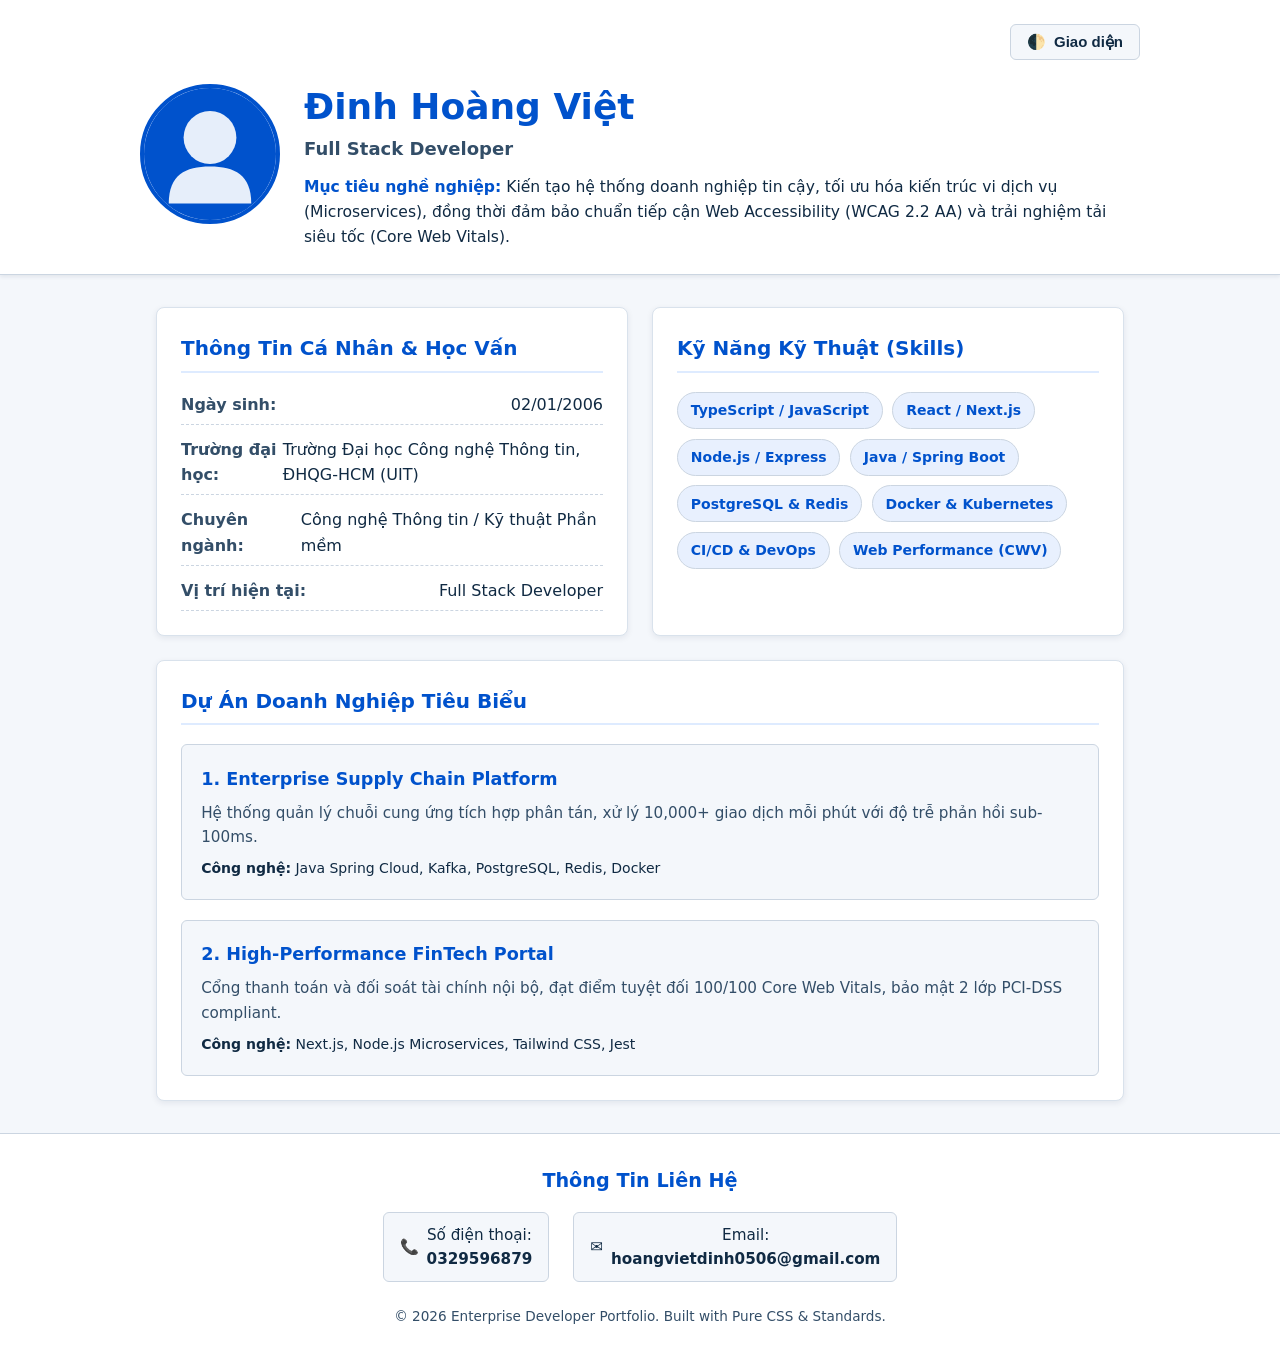
<file: exercise_2/index.html>
<!DOCTYPE html>
<html lang="vi" data-theme="light">
<head>
  <meta charset="UTF-8">
  <meta name="viewport" content="width=device-width, initial-scale=1.0">
  <meta name="description" content="Enterprise Developer Portfolio - Hiệu năng cao, chuẩn WCAG, Zero CLS">
  <title>Enterprise Developer Portfolio</title>
  
  <!-- CSS Stylesheet -->
  <link rel="stylesheet" href="CSS/style.css">
  
  <!-- Chống FOUC / CLS Theme Flash: inline script nhỏ đọc sớm localStorage -->
  <script>
    (function() {
      try {
        const savedTheme = localStorage.getItem('theme');
        if (savedTheme === 'dark' || (!savedTheme && window.matchMedia('(prefers-color-scheme: dark)').matches)) {
          document.documentElement.setAttribute('data-theme', 'dark');
        } else {
          document.documentElement.setAttribute('data-theme', 'light');
        }
      } catch (e) {
        /* LocalStorage safe fallback */
      }
    })();
  </script>
</head>
<body>
  <!-- Header Section -->
  <header class="site-header" id="top">
    <div class="header-container">
      <div class="theme-control">
        <button id="theme-toggle" class="theme-toggle-btn" aria-label="Chuyển đổi giao diện sáng/tối" type="button">
          <span class="theme-icon" aria-hidden="true">🌓</span>
          <span class="theme-text">Giao diện</span>
        </button>
      </div>

      <div class="profile-summary">
        <!-- Explicit width/height & aspect-ratio để đảm bảo CLS = 0, fetchpriority high cho LCP < 2s -->
        <div class="avatar-wrapper">
          <img 
            src="data:image/svg+xml,%3Csvg xmlns='http://www.w3.org/2000/svg' viewBox='0 0 160 160'%3E%3Crect width='160' height='160' fill='%230052cc'/%3E%3Ccircle cx='80' cy='60' r='32' fill='%23ffffff' opacity='0.9'/%3E%3Cpath d='M30 140 C30 105 50 95 80 95 C110 95 130 105 130 140 Z' fill='%23ffffff' opacity='0.9'/%3E%3C/svg%3E" 
            alt="Ảnh đại diện của Đinh Hoàng Việt" 
            class="avatar-img"
            width="140" 
            height="140"
            fetchpriority="high"
          >
        </div>
        <div class="profile-details">
          <h1 class="dev-name">Đinh Hoàng Việt</h1>
          <p class="dev-role">Full Stack Developer</p>
          <p class="dev-goal">
            <strong>Mục tiêu nghề nghiệp:</strong> Kiến tạo hệ thống doanh nghiệp tin cậy, tối ưu hóa kiến trúc vi dịch vụ (Microservices), đồng thời đảm bảo chuẩn tiếp cận Web Accessibility (WCAG 2.2 AA) và trải nghiệm tải siêu tốc (Core Web Vitals).
          </p>
        </div>
      </div>
    </div>
  </header>

  <!-- Main Content Grid -->
  <main class="site-main">
    <div class="main-grid">
      <!-- Section: Thông tin cá nhân & Học vấn -->
      <section class="card" aria-labelledby="personal-info-heading">
        <h2 id="personal-info-heading" class="card-title">Thông Tin Cá Nhân & Học Vấn</h2>
        <ul class="info-list">
          <li>
            <span class="info-label">Ngày sinh:</span>
            <span class="info-value">02/01/2006</span>
          </li>
          <li>
            <span class="info-label">Trường đại học:</span>
            <span class="info-value">Trường Đại học Công nghệ Thông tin, ĐHQG-HCM (UIT)</span>
          </li>
          <li>
            <span class="info-label">Chuyên ngành:</span>
            <span class="info-value">Công nghệ Thông tin / Kỹ thuật Phần mềm</span>
          </li>
          <li>
            <span class="info-label">Vị trí hiện tại:</span>
            <span class="info-value">Full Stack Developer</span>
          </li>
        </ul>
      </section>

      <!-- Section: Kỹ năng chuyên môn (Skills) -->
      <section class="card" aria-labelledby="skills-heading">
        <h2 id="skills-heading" class="card-title">Kỹ Năng Kỹ Thuật (Skills)</h2>
        <div class="skills-group">
          <span class="badge">TypeScript / JavaScript</span>
          <span class="badge">React / Next.js</span>
          <span class="badge">Node.js / Express</span>
          <span class="badge">Java / Spring Boot</span>
          <span class="badge">PostgreSQL & Redis</span>
          <span class="badge">Docker & Kubernetes</span>
          <span class="badge">CI/CD & DevOps</span>
          <span class="badge">Web Performance (CWV)</span>
        </div>
      </section>

      <!-- Section: Dự án tiêu biểu (Projects) -->
      <section class="card card-wide" aria-labelledby="projects-heading">
        <h2 id="projects-heading" class="card-title">Dự Án Doanh Nghiệp Tiêu Biểu</h2>
        <div class="projects-list">
          <article class="project-item">
            <h3 class="project-name">1. Enterprise Supply Chain Platform</h3>
            <p class="project-desc">
              Hệ thống quản lý chuỗi cung ứng tích hợp phân tán, xử lý 10,000+ giao dịch mỗi phút với độ trễ phản hồi sub-100ms.
            </p>
            <p class="project-tech"><strong>Công nghệ:</strong> Java Spring Cloud, Kafka, PostgreSQL, Redis, Docker</p>
          </article>

          <article class="project-item">
            <h3 class="project-name">2. High-Performance FinTech Portal</h3>
            <p class="project-desc">
              Cổng thanh toán và đối soát tài chính nội bộ, đạt điểm tuyệt đối 100/100 Core Web Vitals, bảo mật 2 lớp PCI-DSS compliant.
            </p>
            <p class="project-tech"><strong>Công nghệ:</strong> Next.js, Node.js Microservices, Tailwind CSS, Jest</p>
          </article>
        </div>
      </section>
    </div>
  </main>

  <!-- Footer Section -->
  <footer class="site-footer">
    <div class="footer-container">
      <h2 class="footer-heading">Thông Tin Liên Hệ</h2>
      <div class="contact-links">
        <a href="tel:0329596879" class="contact-item" aria-label="Gọi điện thoại đến số 0329596879">
          <span class="contact-icon" aria-hidden="true">📞</span>
          <span>Số điện thoại: <strong>0329596879</strong></span>
        </a>
        <a href="mailto:hoangvietdinh0506@gmail.com" class="contact-item" aria-label="Gửi email đến hoangvietdinh0506@gmail.com">
          <span class="contact-icon" aria-hidden="true">✉️</span>
          <span>Email: <strong>hoangvietdinh0506@gmail.com</strong></span>
        </a>
      </div>
      <p class="copyright">&copy; 2026 Enterprise Developer Portfolio. Built with Pure CSS & Standards.</p>
    </div>
  </footer>

  <!-- Theme Script -->
  <script src="app.js"></script>
</body>
</html>
</file>
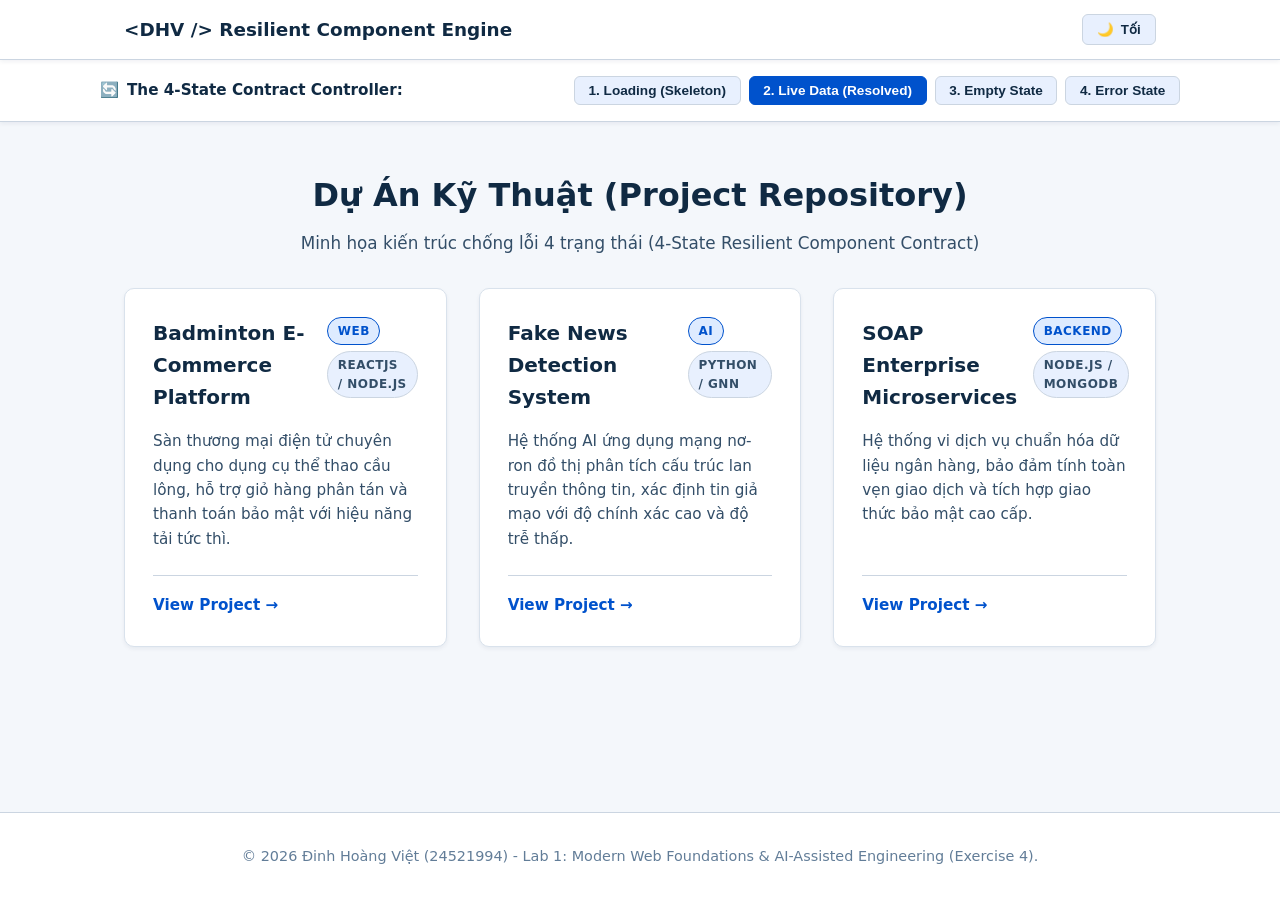
<file: exercise_4/index.html>
<!DOCTYPE html>
<html lang="vi" data-theme="light">
<head>
  <meta charset="UTF-8">
  <meta name="viewport" content="width=device-width, initial-scale=1.0">
  <meta name="description" content="Exercise 4: Resilient Component Architecture - The 4-State Resilient Component Contract">
  <title>Exercise 4: Resilient Component Architecture | Đinh Hoàng Việt</title>
  
  <link rel="stylesheet" href="style.css">
  
  <!-- Early script to avoid FOUC Theme Flash -->
  <script>
    (function() {
      try {
        const savedTheme = localStorage.getItem('theme');
        if (savedTheme === 'dark' || (!savedTheme && window.matchMedia('(prefers-color-scheme: dark)').matches)) {
          document.documentElement.setAttribute('data-theme', 'dark');
        } else {
          document.documentElement.setAttribute('data-theme', 'light');
        }
      } catch (e) {}
    })();
  </script>
</head>
<body>

  <!-- Site Header -->
  <header class="site-header">
    <div class="header-container">
      <a href="#" class="site-logo">
        <strong>&lt;DHV /&gt;</strong> Resilient Component Engine
      </a>

      <!-- Theme Switcher -->
      <button id="theme-toggle" class="theme-toggle-btn" type="button" aria-pressed="false" aria-label="Chuyển đổi sáng tối">
        <span id="theme-icon" aria-hidden="true">🌙</span>
        <span id="theme-label">Tối</span>
      </button>
    </div>
  </header>

  <!-- Interactive 4-State Controller (For Demonstration & Grading) -->
  <div class="state-control-bar" role="region" aria-label="Bộ chuyển đổi 4 trạng thái kiểm thử">
    <div class="state-control-container">
      <div class="state-label">
        <span aria-hidden="true">🔄</span>
        <span>The 4-State Contract Controller:</span>
      </div>
      <div class="state-buttons" role="group" aria-label="Chọn trạng thái component">
        <button type="button" class="state-btn" data-state="loading">1. Loading (Skeleton)</button>
        <button type="button" class="state-btn active" data-state="live">2. Live Data (Resolved)</button>
        <button type="button" class="state-btn" data-state="empty">3. Empty State</button>
        <button type="button" class="state-btn" data-state="error">4. Error State</button>
      </div>
    </div>
  </div>

  <!-- Main Container -->
  <main class="site-main">
    <section class="section-container" aria-labelledby="section-title">
      <div class="section-header">
        <h1 id="section-title" class="section-title">Dự Án Kỹ Thuật (Project Repository)</h1>
        <p class="section-subtitle">Minh họa kiến trúc chống lỗi 4 trạng thái (4-State Resilient Component Contract)</p>
      </div>

      <!-- Resilient Container Controlled Dynamically -->
      <div id="projects-container" aria-live="polite">
        <!-- Rendered dynamically by script.js -->
      </div>
    </section>
  </main>

  <!-- Site Footer -->
  <footer class="site-footer">
    <p>&copy; 2026 Đinh Hoàng Việt (24521994) - Lab 1: Modern Web Foundations &amp; AI-Assisted Engineering (Exercise 4).</p>
  </footer>

  <script src="app.js"></script>
</body>
</html>
</file>
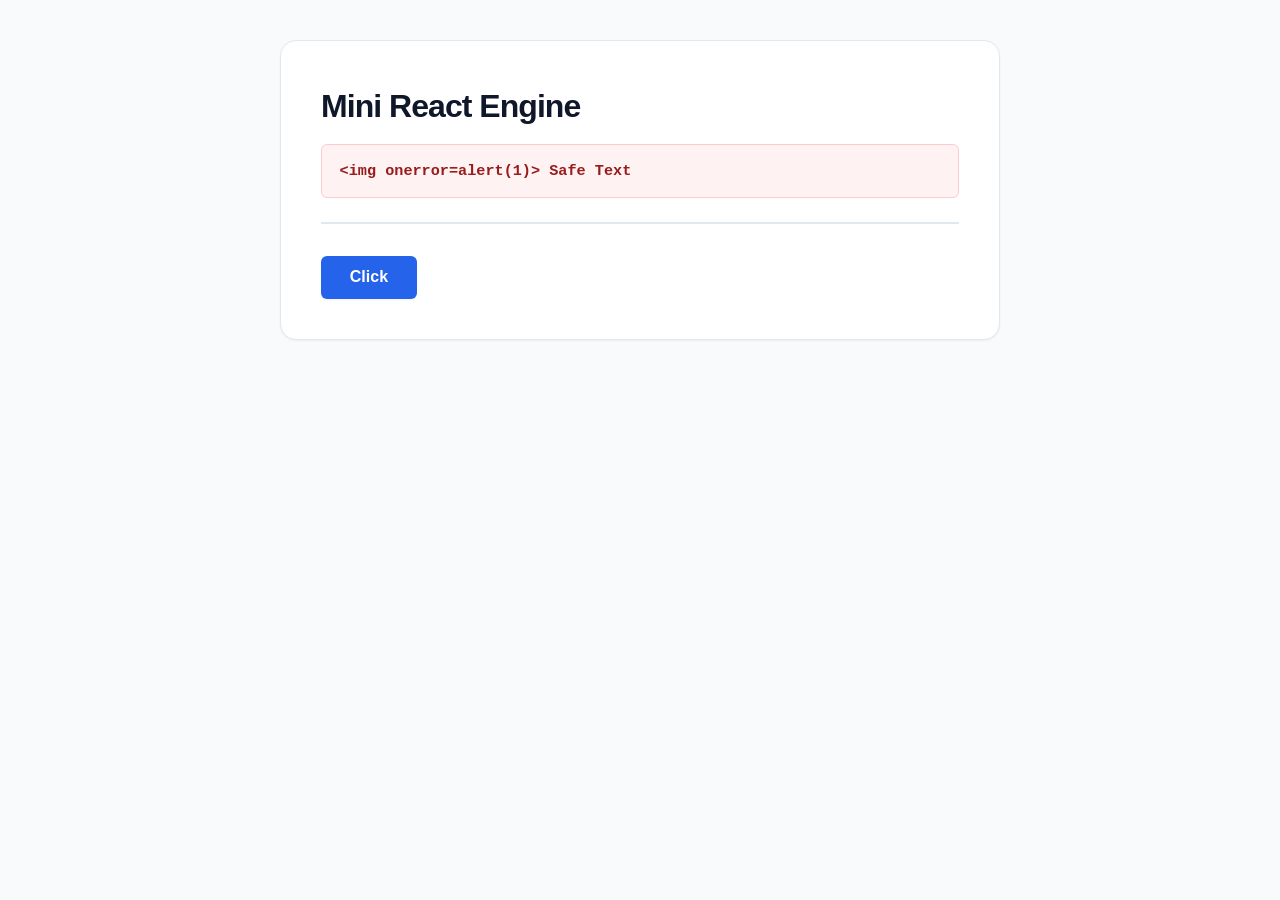
<file: Lab02_24521994_DinhHoangViet/exercise1/index.html>
<!DOCTYPE html>
<html lang="vi">
<head>
  <meta charset="UTF-8">
  <meta name="viewport" content="width=device-width, initial-scale=1.0">
  <title>Mini-React VNode & Mounting Engine - Lab 02</title>
  <link rel="stylesheet" href="./style.css">
</head>
<body>
  <!-- Phần tử gốc id="app" để mount giao diện theo yêu cầu -->
  <div id="app"></div>

  <!-- Nạp test runner bằng script type="module" -->
  <script type="module" src="./test-runner.js"></script>
</body>
</html>
</file>
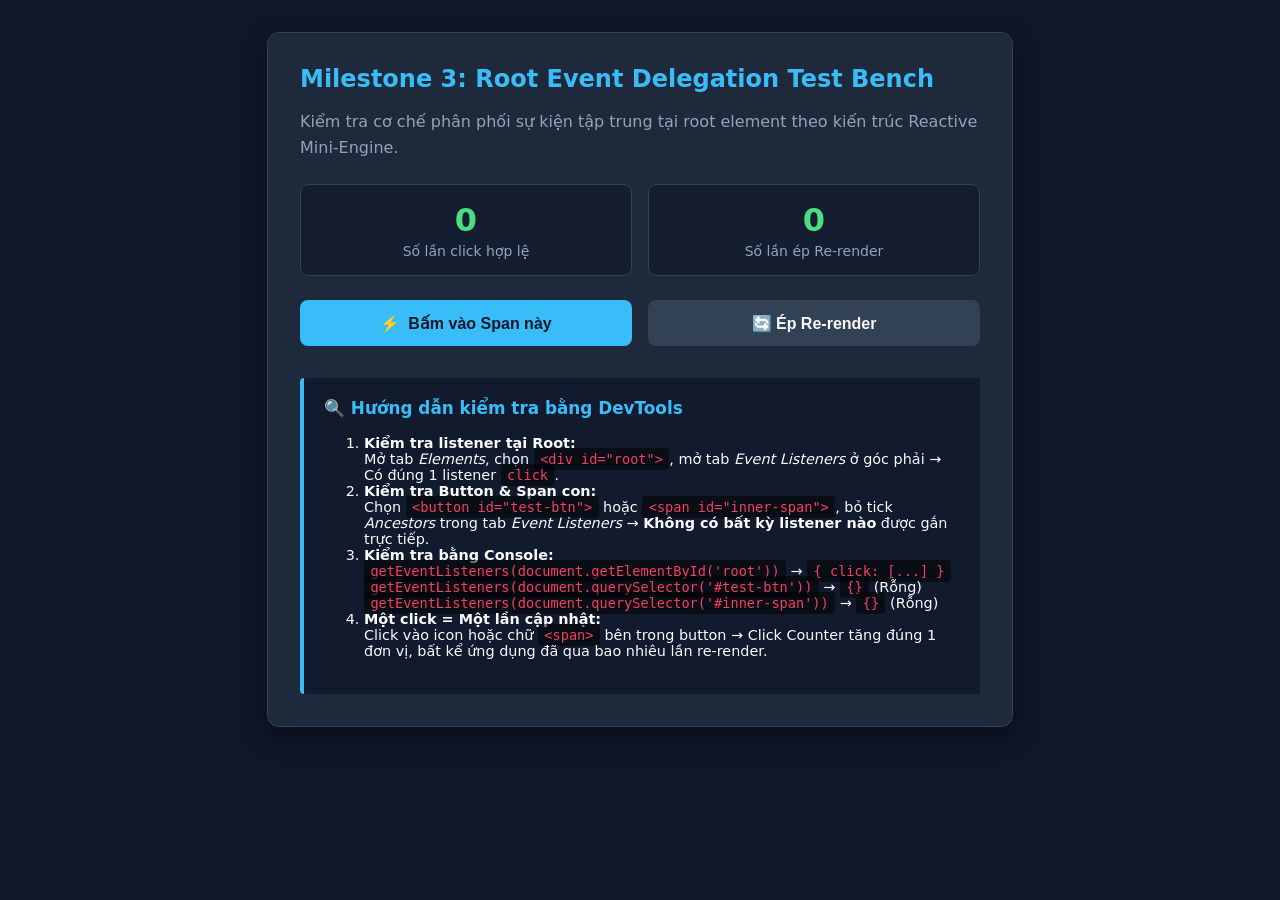
<file: Lab02_24521994_DinhHoangViet/exercise2/index.html>
<!DOCTYPE html>
<html lang="vi">
<head>
  <meta charset="UTF-8">
  <meta name="viewport" content="width=device-width, initial-scale=1.0">
  <title>Lab 2 - Exercise 2: Root Event Delegation & Reactive State</title>
  <style>
    :root {
      --bg: #0f172a;
      --card-bg: #1e293b;
      --text: #f8fafc;
      --text-muted: #94a3b8;
      --primary: #38bdf8;
      --primary-hover: #0284c7;
      --border: #334155;
      --success: #4ade80;
    }
    body {
      font-family: system-ui, -apple-system, BlinkMacSystemFont, "Segoe UI", Roboto, sans-serif;
      background: var(--bg);
      color: var(--text);
      display: flex;
      flex-direction: column;
      align-items: center;
      padding: 2rem 1rem;
      margin: 0;
      min-height: 100vh;
      box-sizing: border-box;
    }
    .container {
      width: 100%;
      max-width: 680px;
      background: var(--card-bg);
      border: 1px solid var(--border);
      border-radius: 12px;
      padding: 2rem;
      box-shadow: 0 10px 25px rgba(0, 0, 0, 0.4);
    }
    h1 {
      margin-top: 0;
      font-size: 1.5rem;
      color: var(--primary);
    }
    p {
      color: var(--text-muted);
      line-height: 1.6;
    }
    .metrics {
      display: grid;
      grid-template-columns: 1fr 1fr;
      gap: 1rem;
      margin: 1.5rem 0;
    }
    .metric-card {
      background: rgba(15, 23, 42, 0.6);
      border: 1px solid var(--border);
      border-radius: 8px;
      padding: 1rem;
      text-align: center;
    }
    .metric-value {
      font-size: 2rem;
      font-weight: bold;
      color: var(--success);
    }
    .metric-label {
      font-size: 0.875rem;
      color: var(--text-muted);
      margin-top: 0.25rem;
    }
    .btn-group {
      display: flex;
      gap: 1rem;
      margin-top: 1.5rem;
    }
    button {
      flex: 1;
      display: inline-flex;
      align-items: center;
      justify-content: center;
      gap: 0.5rem;
      background: var(--primary);
      color: #0f172a;
      border: none;
      padding: 0.85rem 1.25rem;
      border-radius: 8px;
      font-size: 1rem;
      font-weight: 600;
      cursor: pointer;
      transition: background 0.2s, transform 0.1s;
    }
    button:hover {
      background: var(--primary-hover);
    }
    button:active {
      transform: scale(0.98);
    }
    .btn-secondary {
      background: #334155;
      color: var(--text);
    }
    .btn-secondary:hover {
      background: #475569;
    }
    .badge {
      background: rgba(56, 189, 248, 0.2);
      color: var(--primary);
      padding: 0.2rem 0.6rem;
      border-radius: 9999px;
      font-size: 0.875rem;
    }
    .devtools-guide {
      margin-top: 2rem;
      padding: 1.25rem;
      background: rgba(15, 23, 42, 0.8);
      border-left: 4px solid var(--primary);
      border-radius: 4px;
      font-size: 0.9rem;
    }
    .devtools-guide h3 {
      margin-top: 0;
      color: var(--primary);
    }
    code {
      background: rgba(0, 0, 0, 0.5);
      color: #f43f5e;
      padding: 0.2rem 0.4rem;
      border-radius: 4px;
      font-family: Consolas, Monaco, monospace;
      font-size: 0.85rem;
    }
  </style>
</head>
<body>
  <div class="container">
    <h1>Milestone 3: Root Event Delegation Test Bench</h1>
    <p>Kiểm tra cơ chế phân phối sự kiện tập trung tại root element theo kiến trúc Reactive Mini-Engine.</p>

    <!-- Root container duy nhất gắn delegation listener -->
    <div id="root"></div>

    <div class="devtools-guide">
      <h3>🔍 Hướng dẫn kiểm tra bằng DevTools</h3>
      <ol>
        <li><strong>Kiểm tra listener tại Root:</strong>
          <br>Mở tab <em>Elements</em>, chọn <code>&lt;div id="root"&gt;</code>, mở tab <em>Event Listeners</em> ở góc phải &rarr; Có đúng 1 listener <code>click</code>.
        </li>
        <li><strong>Kiểm tra Button & Span con:</strong>
          <br>Chọn <code>&lt;button id="test-btn"&gt;</code> hoặc <code>&lt;span id="inner-span"&gt;</code>, bỏ tick <em>Ancestors</em> trong tab <em>Event Listeners</em> &rarr; <strong>Không có bất kỳ listener nào</strong> được gắn trực tiếp.
        </li>
        <li><strong>Kiểm tra bằng Console:</strong>
          <br><code>getEventListeners(document.getElementById('root'))</code> &rarr; <code>{ click: [...] }</code>
          <br><code>getEventListeners(document.querySelector('#test-btn'))</code> &rarr; <code>{}</code> (Rỗng)
          <br><code>getEventListeners(document.querySelector('#inner-span'))</code> &rarr; <code>{}</code> (Rỗng)
        </li>
        <li><strong>Một click = Một lần cập nhật:</strong>
          <br>Click vào icon hoặc chữ <code>&lt;span&gt;</code> bên trong button &rarr; Click Counter tăng đúng 1 đơn vị, bất kể ứng dụng đã qua bao nhiêu lần re-render.
        </li>
      </ol>
    </div>
  </div>

  <script type="module">
    import { renderApp, useState, createElement } from "./reactive-engine.js";

    function TestApp() {
      const [clickCount, setClickCount] = useState(0);
      const [forceRenderCount, setForceRenderCount] = useState(0);

      return createElement(
        "div",
        { className: "app-wrapper" },
        createElement(
          "div",
          { className: "metrics" },
          createElement(
            "div",
            { className: "metric-card" },
            createElement("div", { className: "metric-value" }, clickCount),
            createElement("div", { className: "metric-label" }, "Số lần click hợp lệ")
          ),
          createElement(
            "div",
            { className: "metric-card" },
            createElement("div", { className: "metric-value" }, forceRenderCount),
            createElement("div", { className: "metric-label" }, "Số lần ép Re-render")
          )
        ),
        createElement(
          "div",
          { className: "btn-group" },
          createElement(
            "button",
            {
              id: "test-btn",
              onClick: () => setClickCount(prev => prev + 1)
            },
            createElement("span", { id: "inner-icon" }, "⚡"),
            createElement("span", { id: "inner-span" }, "Bấm vào Span này")
          ),
          createElement(
            "button",
            {
              id: "render-btn",
              className: "btn-secondary",
              onClick: () => setForceRenderCount(prev => prev + 1)
            },
            createElement("span", {}, "🔄 Ép Re-render")
          )
        )
      );
    }

    // Mount ứng dụng vào root container
    const rootElement = document.getElementById("root");
    renderApp(TestApp, rootElement);
  </script>
</body>
</html>
</file>
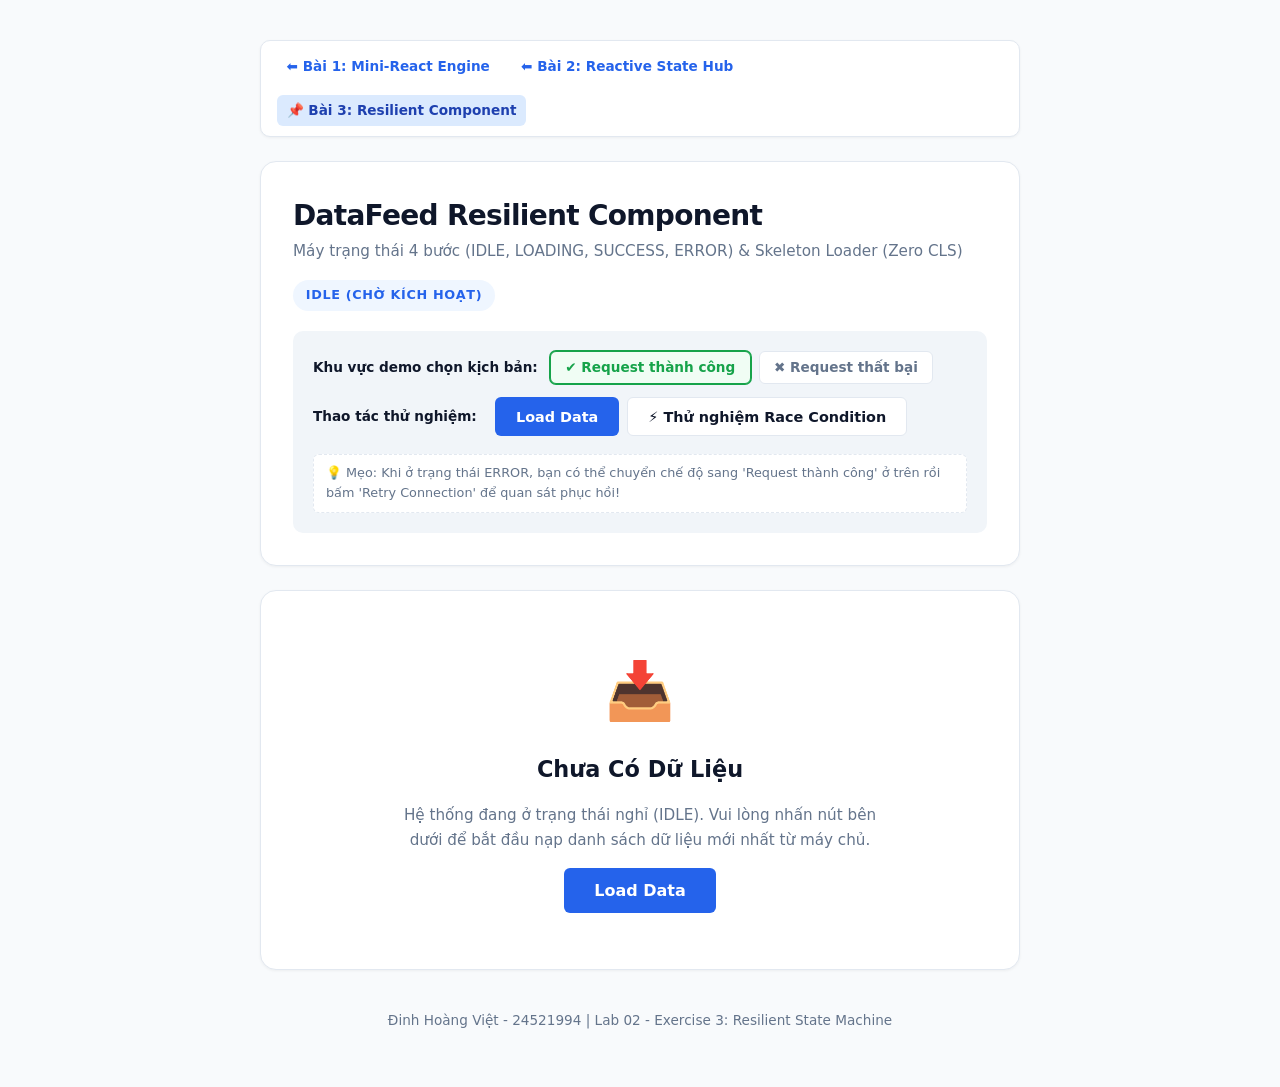
<file: Lab02_24521994_DinhHoangViet/exercise3/index.html>
<!DOCTYPE html>
<html lang="vi">
<head>
  <meta charset="UTF-8">
  <meta name="viewport" content="width=device-width, initial-scale=1.0">
  <title>Exercise 3: Resilient State Machine & Skeleton Loader</title>
  <link rel="stylesheet" href="./style.css">
</head>
<body>
  <!-- Phần tử gốc để mount ứng dụng với Root Event Delegation -->
  <div id="app"></div>

  <!-- Nạp ứng dụng chính dạng ES Module -->
  <script type="module" src="./app.js"></script>
</body>
</html>
</file>
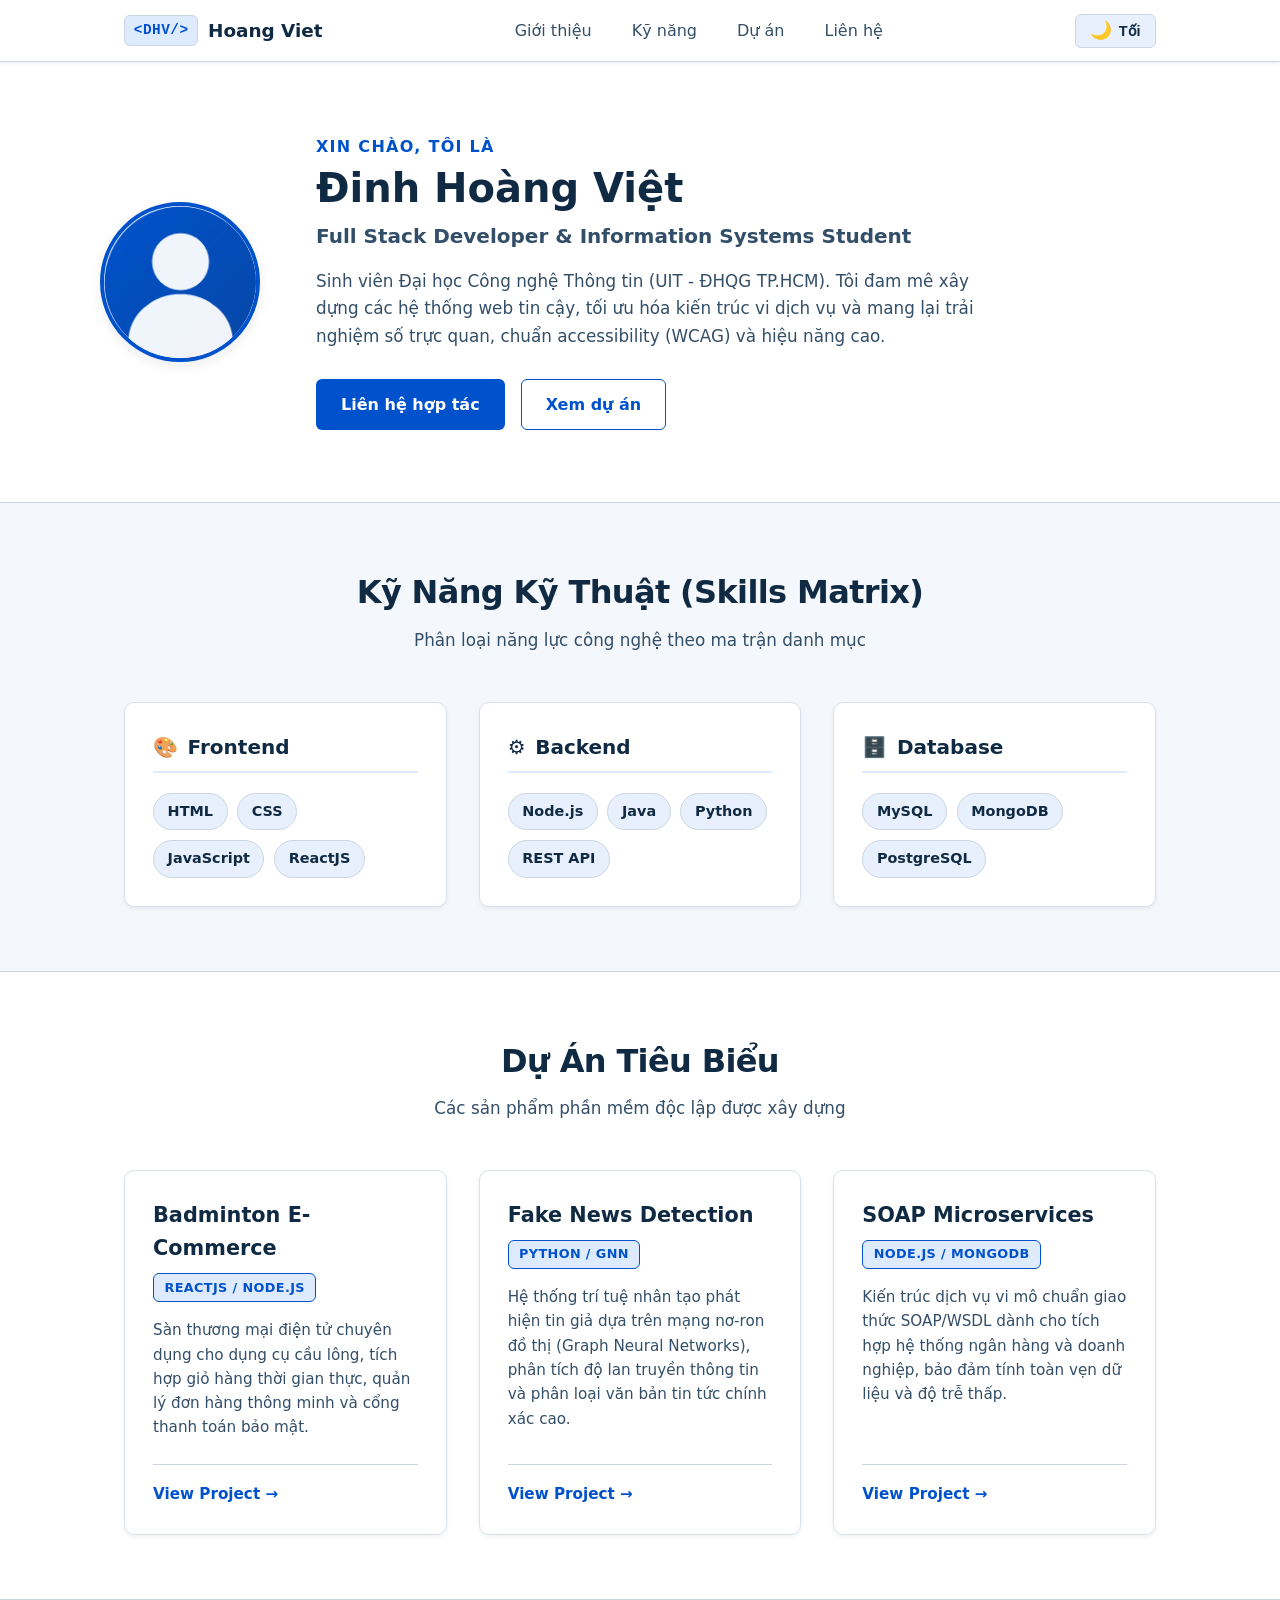
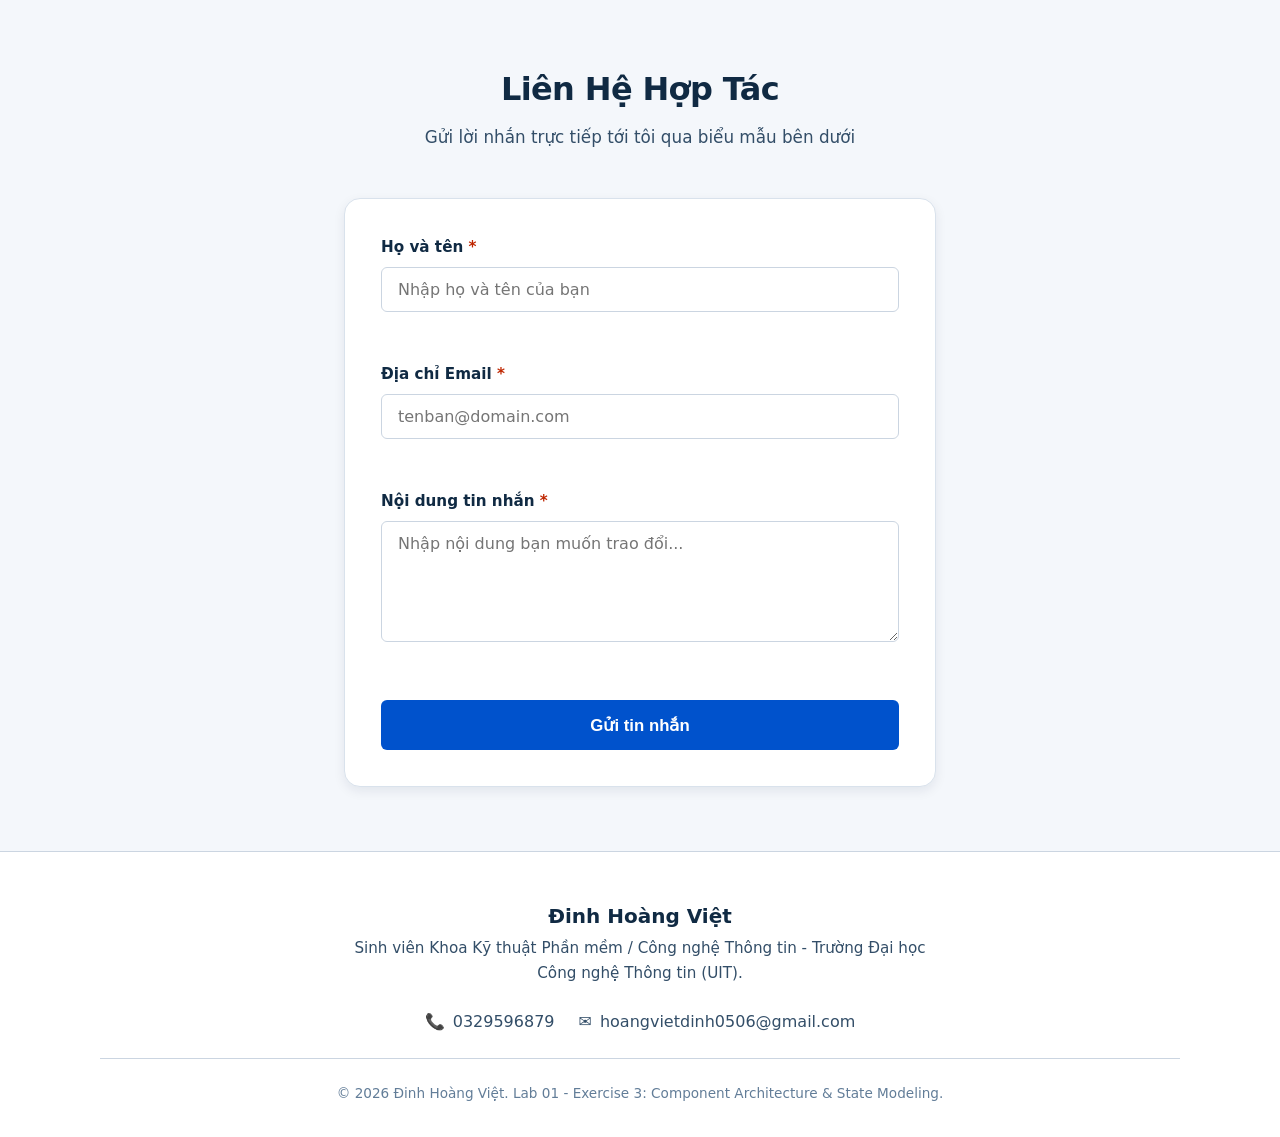
<file: exercise_3/portfolio.html>
<!DOCTYPE html>
<html lang="vi" data-theme="light">
<head>
  <meta charset="UTF-8">
  <meta name="viewport" content="width=device-width, initial-scale=1.0">
  <meta name="description" content="Portfolio Đinh Hoàng Việt - Full Stack Developer. Exercise 3: Component Architecture & State Modeling">
  <title>Đinh Hoàng Việt | Portfolio - Exercise 3</title>
  
  <!-- CSS Stylesheet -->
  <link rel="stylesheet" href="style.css">
  
  <!-- Inline script to prevent FOUC / CLS Theme Flash -->
  <script>
    (function() {
      try {
        const savedTheme = localStorage.getItem('theme');
        if (savedTheme === 'dark' || (!savedTheme && window.matchMedia('(prefers-color-scheme: dark)').matches)) {
          document.documentElement.setAttribute('data-theme', 'dark');
        } else {
          document.documentElement.setAttribute('data-theme', 'light');
        }
      } catch (e) {
        /* Fallback safely if localStorage is restricted */
      }
    })();
  </script>
</head>
<body>
  <!-- =========================================================================
       1. HEADER / NAVIGATION & THEME SWITCHER COMPONENT
       ========================================================================= -->
  <header class="site-header" id="top">
    <div class="header-container">
      <a href="#top" class="site-logo" aria-label="Trang chủ Đinh Hoàng Việt">
        <span class="logo-badge">&lt;DHV/&gt;</span>
        <span class="logo-name">Hoang Viet</span>
      </a>

      <nav class="site-nav" aria-label="Điều hướng chính">
        <ul class="nav-list">
          <li><a href="#about" class="nav-link">Giới thiệu</a></li>
          <li><a href="#skills" class="nav-link">Kỹ năng</a></li>
          <li><a href="#projects" class="nav-link">Dự án</a></li>
          <li><a href="#contact" class="nav-link">Liên hệ</a></li>
        </ul>
      </nav>

      <!-- Theme Switcher Component -->
      <div class="theme-control">
        <button 
          id="theme-toggle" 
          class="theme-toggle-btn" 
          type="button"
          aria-pressed="false" 
          aria-label="Chuyển đổi giao diện sáng tối"
        >
          <span id="theme-icon" class="theme-icon" aria-hidden="true">🌙</span>
          <span id="theme-label" class="theme-label">Tối</span>
        </button>
      </div>
    </div>
  </header>

  <!-- =========================================================================
       MAIN CONTENT CONTAINER
       ========================================================================= -->
  <main class="site-main">

    <!-- =======================================================================
         2. HERO SECTION COMPONENT
         ======================================================================= -->
    <section class="hero-section" id="about" aria-labelledby="hero-name">
      <div class="hero-container">
        <div class="hero-avatar-wrapper">
          <img 
            src="images/avatar.png" 
            alt="Ảnh đại diện của Đinh Hoàng Việt" 
            class="hero-avatar"
            width="160" 
            height="160"
            fetchpriority="high"
          >
        </div>

        <div class="hero-content">
          <p class="hero-greeting">Xin chào, tôi là</p>
          <h1 id="hero-name" class="hero-name">Đinh Hoàng Việt</h1>
          <p class="hero-headline">Full Stack Developer &amp; Information Systems Student</p>
          <p class="hero-pitch">
            Sinh viên Đại học Công nghệ Thông tin (UIT - ĐHQG TP.HCM). Tôi đam mê xây dựng các hệ thống web tin cậy, tối ưu hóa kiến trúc vi dịch vụ và mang lại trải nghiệm số trực quan, chuẩn accessibility (WCAG) và hiệu năng cao.
          </p>
          <div class="hero-actions">
            <a href="#contact" class="btn btn-primary">Liên hệ hợp tác</a>
            <a href="#projects" class="btn btn-secondary">Xem dự án</a>
          </div>
        </div>
      </div>
    </section>

    <!-- =======================================================================
         3. SKILLS MATRIX COMPONENT (CSS GRID)
         ======================================================================= -->
    <section class="skills-section" id="skills" aria-labelledby="skills-heading">
      <div class="section-container">
        <div class="section-header">
          <h2 id="skills-heading" class="section-title">Kỹ Năng Kỹ Thuật (Skills Matrix)</h2>
          <p class="section-subtitle">Phân loại năng lực công nghệ theo ma trận danh mục</p>
        </div>

        <div class="skills-matrix">
          <!-- Category 1: Frontend -->
          <div class="skill-category" data-category="frontend">
            <h3 class="category-title">
              <span class="category-icon" aria-hidden="true">🎨</span>
              Frontend
            </h3>
            <ul class="badge-list" aria-label="Kỹ năng Frontend">
              <li class="badge">HTML</li>
              <li class="badge">CSS</li>
              <li class="badge">JavaScript</li>
              <li class="badge">ReactJS</li>
            </ul>
          </div>

          <!-- Category 2: Backend -->
          <div class="skill-category" data-category="backend">
            <h3 class="category-title">
              <span class="category-icon" aria-hidden="true">⚙️</span>
              Backend
            </h3>
            <ul class="badge-list" aria-label="Kỹ năng Backend">
              <li class="badge">Node.js</li>
              <li class="badge">Java</li>
              <li class="badge">Python</li>
              <li class="badge">REST API</li>
            </ul>
          </div>

          <!-- Category 3: Database -->
          <div class="skill-category" data-category="database">
            <h3 class="category-title">
              <span class="category-icon" aria-hidden="true">🗄️</span>
              Database
            </h3>
            <ul class="badge-list" aria-label="Kỹ năng Cơ sở dữ liệu">
              <li class="badge">MySQL</li>
              <li class="badge">MongoDB</li>
              <li class="badge">PostgreSQL</li>
            </ul>
          </div>
        </div>
      </div>
    </section>

    <!-- =======================================================================
         4. PROJECT CARDS COMPONENT (ARTICLE SEMANTICS)
         ======================================================================= -->
    <section class="projects-section" id="projects" aria-labelledby="projects-heading">
      <div class="section-container">
        <div class="section-header">
          <h2 id="projects-heading" class="section-title">Dự Án Tiêu Biểu</h2>
          <p class="section-subtitle">Các sản phẩm phần mềm độc lập được xây dựng</p>
        </div>

        <div class="projects-grid">
          <!-- Project Card 1: Badminton E-Commerce -->
          <article class="project-card" data-category="web">
            <header class="card-header">
              <h3 class="project-title">Badminton E-Commerce</h3>
              <span class="tech-badge" aria-label="Công nghệ sử dụng">ReactJS / Node.js</span>
            </header>
            <p class="project-description">
              Sàn thương mại điện tử chuyên dụng cho dụng cụ cầu lông, tích hợp giỏ hàng thời gian thực, quản lý đơn hàng thông minh và cổng thanh toán bảo mật.
            </p>
            <footer class="card-footer">
              <a href="https://github.com" class="card-link" target="_blank" rel="noopener noreferrer" aria-label="Xem mã nguồn dự án Badminton E-Commerce trên GitHub">
                View Project &rarr;
              </a>
            </footer>
          </article>

          <!-- Project Card 2: Fake News Detection -->
          <article class="project-card" data-category="ai">
            <header class="card-header">
              <h3 class="project-title">Fake News Detection</h3>
              <span class="tech-badge" aria-label="Công nghệ sử dụng">Python / GNN</span>
            </header>
            <p class="project-description">
              Hệ thống trí tuệ nhân tạo phát hiện tin giả dựa trên mạng nơ-ron đồ thị (Graph Neural Networks), phân tích độ lan truyền thông tin và phân loại văn bản tin tức chính xác cao.
            </p>
            <footer class="card-footer">
              <a href="https://github.com" class="card-link" target="_blank" rel="noopener noreferrer" aria-label="Xem mã nguồn dự án Fake News Detection trên GitHub">
                View Project &rarr;
              </a>
            </footer>
          </article>

          <!-- Project Card 3: SOAP Microservices -->
          <article class="project-card" data-category="backend">
            <header class="card-header">
              <h3 class="project-title">SOAP Microservices</h3>
              <span class="tech-badge" aria-label="Công nghệ sử dụng">Node.js / MongoDB</span>
            </header>
            <p class="project-description">
              Kiến trúc dịch vụ vi mô chuẩn giao thức SOAP/WSDL dành cho tích hợp hệ thống ngân hàng và doanh nghiệp, bảo đảm tính toàn vẹn dữ liệu và độ trễ thấp.
            </p>
            <footer class="card-footer">
              <a href="https://github.com" class="card-link" target="_blank" rel="noopener noreferrer" aria-label="Xem mã nguồn dự án SOAP Microservices trên GitHub">
                View Project &rarr;
              </a>
            </footer>
          </article>
        </div>
      </div>
    </section>

    <!-- =======================================================================
         5. CONTACT FORM COMPONENT (NATIVE VALIDATION & STATE MODELING)
         ======================================================================= -->
    <section class="contact-section" id="contact" aria-labelledby="contact-heading">
      <div class="section-container form-container-wrapper">
        <div class="section-header">
          <h2 id="contact-heading" class="section-title">Liên Hệ Hợp Tác</h2>
          <p class="section-subtitle">Gửi lời nhắn trực tiếp tới tôi qua biểu mẫu bên dưới</p>
        </div>

        <form id="contact-form" class="contact-form" novalidate>
          <!-- Status Banner for Accessible Feedback -->
          <div id="form-status" class="form-status" role="status" aria-live="polite"></div>

          <!-- Input Name -->
          <div class="form-group">
            <label for="name" class="form-label">
              Họ và tên <span class="required-indicator" aria-hidden="true">*</span>
            </label>
            <input 
              type="text" 
              id="name" 
              name="name" 
              class="form-input" 
              placeholder="Nhập họ và tên của bạn" 
              required 
              minlength="2" 
              autocomplete="name"
            >
            <span class="field-error" id="name-error" aria-live="polite"></span>
          </div>

          <!-- Input Email -->
          <div class="form-group">
            <label for="email" class="form-label">
              Địa chỉ Email <span class="required-indicator" aria-hidden="true">*</span>
            </label>
            <input 
              type="email" 
              id="email" 
              name="email" 
              class="form-input" 
              placeholder="tenban@domain.com" 
              required 
              autocomplete="email"
            >
            <span class="field-error" id="email-error" aria-live="polite"></span>
          </div>

          <!-- Input Message -->
          <div class="form-group">
            <label for="message" class="form-label">
              Nội dung tin nhắn <span class="required-indicator" aria-hidden="true">*</span>
            </label>
            <textarea 
              id="message" 
              name="message" 
              class="form-textarea" 
              rows="5" 
              placeholder="Nhập nội dung bạn muốn trao đổi..." 
              required 
              minlength="10"
            ></textarea>
            <span class="field-error" id="message-error" aria-live="polite"></span>
          </div>

          <!-- Submit Button -->
          <div class="form-actions">
            <button type="submit" id="submit-btn" class="btn btn-primary btn-submit">
              <span class="btn-text">Gửi tin nhắn</span>
            </button>
          </div>
        </form>
      </div>
    </section>

  </main>

  <!-- =========================================================================
       6. FOOTER COMPONENT
       ========================================================================= -->
  <footer class="site-footer">
    <div class="footer-container">
      <div class="footer-info">
        <h3 class="footer-title">Đinh Hoàng Việt</h3>
        <p class="footer-text">Sinh viên Khoa Kỹ thuật Phần mềm / Công nghệ Thông tin - Trường Đại học Công nghệ Thông tin (UIT).</p>
      </div>

      <div class="contact-links">
        <a href="tel:0329596879" class="contact-item" aria-label="Gọi điện thoại đến 0329596879">
          <span class="contact-icon" aria-hidden="true">📞</span>
          <span>0329596879</span>
        </a>
        <a href="mailto:hoangvietdinh0506@gmail.com" class="contact-item" aria-label="Gửi email đến hoangvietdinh0506@gmail.com">
          <span class="contact-icon" aria-hidden="true">✉️</span>
          <span>hoangvietdinh0506@gmail.com</span>
        </a>
      </div>

      <div class="footer-bottom">
        <p class="copyright">&copy; 2026 Đinh Hoàng Việt. Lab 01 - Exercise 3: Component Architecture &amp; State Modeling.</p>
      </div>
    </div>
  </footer>

  <!-- Application Logic -->
  <script src="script.js"></script>
</body>
</html>
</file>
<file: exercise_2/CSS/style.css>
/* ==========================================================================
   DESIGN TOKENS & CSS RESET (SUB-TASK T-02A)
   Strict Constraint: Colors paired via CSS variables; zero hex codes in rules!
   WCAG 2.2 AA Contrast Ratio (>= 4.5:1 for normal text, >= 3:1 for UI components)
   ========================================================================== */

:root {
  /* Light Theme Color Tokens (Blue & White Palette) */
  --bg-primary: #f4f7fb;
  --bg-surface: #ffffff;
  --bg-card: #ffffff;
  --bg-badge: #e8f0fe;
  
  --text-primary: #102a43;    /* Contrast ratio > 11:1 against #ffffff */
  --text-secondary: #334e68;  /* Contrast ratio > 7:1 against #ffffff */
  --text-inverse: #ffffff;

  --primary: #0052cc;         /* Enterprise Blue */
  --primary-hover: #0747a6;
  --primary-light: #deebff;
  
  --border-color: #cbd5e1;
  --border-card: #d9e2ec;
  --shadow-color: rgba(9, 30, 66, 0.08);

  --focus-ring: #0052cc;
}

[data-theme="dark"] {
  /* Dark Theme Color Tokens */
  --bg-primary: #0b132b;
  --bg-surface: #1c2541;
  --bg-card: #1c2541;
  --bg-badge: #26365a;

  --text-primary: #f0f4f8;    /* Contrast ratio > 12:1 against #1c2541 */
  --text-secondary: #bcccdc;  /* Contrast ratio > 7:1 against #1c2541 */
  --text-inverse: #0b132b;

  --primary: #4c9aff;         /* Accessible vibrant blue for dark mode */
  --primary-hover: #68b5ff;
  --primary-light: #203a60;

  --border-color: #334e68;
  --border-card: #2e4465;
  --shadow-color: rgba(0, 0, 0, 0.4);

  --focus-ring: #68b5ff;
}

/* Base Universal Reset for Zero CLS & Predictable Box Sizing */
*, *::before, *::after {
  box-sizing: border-box;
  margin: 0;
  padding: 0;
}

html {
  font-size: 100%;
  scroll-behavior: smooth;
  text-size-adjust: 100%;
}

body {
  font-family: system-ui, -apple-system, BlinkMacSystemFont, 'Segoe UI', Roboto, Oxygen, Ubuntu, Cantarell, sans-serif;
  line-height: 1.6;
  color: var(--text-primary);
  background-color: var(--bg-primary);
  transition: background-color 0.25s ease, color 0.25s ease;
  min-height: 100vh;
  display: flex;
  flex-direction: column;
  overflow-x: hidden;
}

/* Accessibility: Keyboard Focus Indicator */
a:focus-visible, button:focus-visible {
  outline: 3px solid var(--focus-ring);
  outline-offset: 3px;
}

/* ==========================================================================
   HEADER SECTION
   ========================================================================== */
.site-header {
  background-color: var(--bg-surface);
  border-bottom: 1px solid var(--border-color);
  padding: 1.5rem 1rem;
  box-shadow: 0 2px 4px var(--shadow-color);
}

.header-container {
  max-width: 1000px;
  margin: 0 auto;
  display: flex;
  flex-direction: column;
  gap: 1.5rem;
}

.theme-control {
  display: flex;
  justify-content: flex-end;
}

.theme-toggle-btn {
  display: inline-flex;
  align-items: center;
  gap: 0.5rem;
  padding: 0.5rem 1rem;
  background-color: var(--bg-primary);
  color: var(--text-primary);
  border: 1px solid var(--border-color);
  border-radius: 6px;
  font-size: 0.9375rem;
  font-weight: 600;
  cursor: pointer;
  transition: background-color 0.2s ease, border-color 0.2s ease;
}

.theme-toggle-btn:hover {
  background-color: var(--primary-light);
  border-color: var(--primary);
}

.profile-summary {
  display: flex;
  flex-direction: column;
  align-items: center;
  text-align: center;
  gap: 1.5rem;
}

@media (min-width: 600px) {
  .profile-summary {
    flex-direction: row;
    text-align: left;
    align-items: flex-start;
  }
}

.avatar-wrapper {
  flex-shrink: 0;
  width: 140px;
  height: 140px;
  border-radius: 50%;
  overflow: hidden;
  border: 4px solid var(--primary);
  background-color: var(--primary-light);
  /* Tránh CLS bằng kích thước tuyệt đối */
  aspect-ratio: 1 / 1;
}

.avatar-img {
  width: 100%;
  height: 100%;
  display: block;
  object-fit: cover;
}

.profile-details {
  flex: 1;
}

.dev-name {
  font-size: clamp(1.6rem, 3.5vw, 2.25rem);
  font-weight: 700;
  color: var(--primary);
  line-height: 1.25;
  margin-bottom: 0.35rem;
}

.dev-role {
  font-size: 1.125rem;
  font-weight: 600;
  color: var(--text-secondary);
  margin-bottom: 0.75rem;
}

.dev-goal {
  color: var(--text-primary);
  font-size: 0.975rem;
}

.dev-goal strong {
  color: var(--primary);
}

/* ==========================================================================
   MAIN 2D GRID LAYOUT (SUB-TASK T-02B)
   Clean 375px mobile rendering (no horizontal scroll), expands cleanly on tablet/desktop
   ========================================================================== */
.site-main {
  flex: 1;
  padding: 2rem 1rem;
  max-width: 1000px;
  width: 100%;
  margin: 0 auto;
}

.main-grid {
  display: grid;
  grid-template-columns: 1fr;
  gap: 1.5rem;
}

@media (min-width: 768px) {
  .main-grid {
    grid-template-columns: repeat(2, 1fr);
  }

  .card-wide {
    grid-column: span 2;
  }
}

/* Card Structure */
.card {
  background-color: var(--bg-card);
  border: 1px solid var(--border-card);
  border-radius: 8px;
  padding: 1.5rem;
  box-shadow: 0 2px 6px var(--shadow-color);
  transition: transform 0.2s ease, box-shadow 0.2s ease;
}

.card:hover {
  transform: translateY(-2px);
  box-shadow: 0 4px 12px var(--shadow-color);
}

.card-title {
  font-size: 1.25rem;
  color: var(--primary);
  margin-bottom: 1.2rem;
  border-bottom: 2px solid var(--primary-light);
  padding-bottom: 0.4rem;
}

/* Personal Info List */
.info-list {
  list-style: none;
  display: flex;
  flex-direction: column;
  gap: 0.75rem;
}

.info-list li {
  display: flex;
  flex-direction: column;
  padding-bottom: 0.4rem;
  border-bottom: 1px dashed var(--border-color);
}

@media (min-width: 480px) {
  .info-list li {
    flex-direction: row;
    justify-content: space-between;
  }
}

.info-label {
  font-weight: 600;
  color: var(--text-secondary);
}

.info-value {
  color: var(--text-primary);
}

/* Skills Badges */
.skills-group {
  display: flex;
  flex-wrap: wrap;
  gap: 0.6rem;
}

.badge {
  background-color: var(--bg-badge);
  color: var(--primary);
  font-size: 0.875rem;
  font-weight: 600;
  padding: 0.4rem 0.8rem;
  border-radius: 9999px;
  border: 1px solid var(--border-color);
  display: inline-block;
}

/* Projects List */
.projects-list {
  display: flex;
  flex-direction: column;
  gap: 1.25rem;
}

.project-item {
  padding: 1.2rem;
  border-radius: 6px;
  border: 1px solid var(--border-color);
  background-color: var(--bg-primary);
}

.project-name {
  font-size: 1.1rem;
  color: var(--primary);
  margin-bottom: 0.5rem;
}

.project-desc {
  color: var(--text-secondary);
  font-size: 0.95rem;
  margin-bottom: 0.5rem;
}

.project-tech {
  font-size: 0.875rem;
  color: var(--text-primary);
}

/* ==========================================================================
   FOOTER SECTION
   ========================================================================== */
.site-footer {
  background-color: var(--bg-surface);
  border-top: 1px solid var(--border-color);
  padding: 2rem 1rem;
  margin-top: auto;
}

.footer-container {
  max-width: 1000px;
  margin: 0 auto;
  text-align: center;
  display: flex;
  flex-direction: column;
  align-items: center;
  gap: 1rem;
}

.footer-heading {
  font-size: 1.2rem;
  color: var(--primary);
}

.contact-links {
  display: flex;
  flex-direction: column;
  gap: 0.8rem;
  width: 100%;
  max-width: 480px;
}

@media (min-width: 540px) {
  .contact-links {
    flex-direction: row;
    justify-content: center;
    gap: 1.5rem;
  }
}

.contact-item {
  display: inline-flex;
  align-items: center;
  justify-content: center;
  gap: 0.5rem;
  padding: 0.6rem 1rem;
  border-radius: 6px;
  background-color: var(--bg-primary);
  color: var(--text-primary);
  text-decoration: none;
  border: 1px solid var(--border-color);
  transition: background-color 0.2s, border-color 0.2s, color 0.2s;
  font-size: 0.95rem;
}

.contact-item:hover {
  background-color: var(--primary-light);
  border-color: var(--primary);
  color: var(--primary);
}

.copyright {
  font-size: 0.85rem;
  color: var(--text-secondary);
  margin-top: 0.5rem;
}
</file>
<file: exercise_4/style.css>
/* ==========================================================================
   EXERCISE 4: RESILIENT COMPONENT ARCHITECTURE STYLES
   Imports: skeleton.css (T-03A)
   Includes: Design tokens, Layouts, 4-state styles (T-03B, T-03C)
   ========================================================================== */

@import url("CSS/skeleton.css");

:root {
  /* Light Theme Variables */
  --bg-primary: #f4f7fb;
  --bg-surface: #ffffff;
  --bg-card: #ffffff;
  --bg-badge: #e8f0fe;
  --bg-input: #ffffff;

  --text-primary: #102a43;
  --text-secondary: #334e68;
  --text-muted: #627d98;
  --text-inverse: #ffffff;

  --primary: #0052cc;
  --primary-hover: #0747a6;
  --primary-light: #deebff;
  
  --border-color: #cbd5e1;
  --border-card: #d9e2ec;
  --shadow-sm: 0 2px 4px rgba(9, 30, 66, 0.06);
  --shadow-md: 0 4px 12px rgba(9, 30, 66, 0.08);
  --shadow-lg: 0 8px 24px rgba(9, 30, 66, 0.12);

  --status-success-bg: #e3fcef;
  --status-success-text: #006644;
  --status-success-border: #abf5d1;

  --status-error-bg: #ffebe6;
  --status-error-text: #bf2600;
  --status-error-border: #ffbdad;

  --status-info-bg: #deebff;
  --status-info-text: #0747a6;
  --status-info-border: #b3d4ff;

  --skeleton-base: #e2e8f0;
  --skeleton-shimmer: #f8fafc;

  --focus-ring: #0052cc;
  --radius-sm: 6px;
  --radius-md: 10px;
  --radius-lg: 16px;
  --transition-speed: 0.25s;
}

[data-theme="dark"] {
  /* Dark Theme Variables */
  --bg-primary: #0b132b;
  --bg-surface: #1c2541;
  --bg-card: #1c2541;
  --bg-badge: #26365a;
  --bg-input: #151c33;

  --text-primary: #f0f4f8;
  --text-secondary: #bcccdc;
  --text-muted: #829ab1;
  --text-inverse: #0b132b;

  --primary: #4c9aff;
  --primary-hover: #68b5ff;
  --primary-light: #203a60;

  --border-color: #334e68;
  --border-card: #2e4465;
  --shadow-sm: 0 2px 4px rgba(0, 0, 0, 0.3);
  --shadow-md: 0 4px 12px rgba(0, 0, 0, 0.4);
  --shadow-lg: 0 8px 24px rgba(0, 0, 0, 0.5);

  --status-success-bg: #1c3829;
  --status-success-text: #57d9a3;
  --status-success-border: #215e3c;

  --status-error-bg: #421f1d;
  --status-error-text: #ff8f73;
  --status-error-border: #6d2b27;

  --status-info-bg: #1b3052;
  --status-info-text: #79b8ff;
  --status-info-border: #2c4e7c;

  --skeleton-base: #1e293b;
  --skeleton-shimmer: #334155;

  --focus-ring: #68b5ff;
}

/* Base Universal Reset */
*, *::before, *::after {
  box-sizing: border-box;
  margin: 0;
  padding: 0;
}

html {
  font-size: 100%;
  scroll-behavior: smooth;
  text-size-adjust: 100%;
}

body {
  font-family: system-ui, -apple-system, BlinkMacSystemFont, "Segoe UI", Roboto, sans-serif;
  line-height: 1.6;
  color: var(--text-primary);
  background-color: var(--bg-primary);
  transition: background-color var(--transition-speed) ease, color var(--transition-speed) ease;
  min-height: 100vh;
  display: flex;
  flex-direction: column;
}

/* Focus styles for accessibility */
a:focus-visible, 
button:focus-visible {
  outline: 3px solid var(--focus-ring);
  outline-offset: 2px;
}

.section-container {
  max-width: 1080px;
  margin: 0 auto;
  padding: 3rem 1.5rem;
}

.section-header {
  text-align: center;
  margin-bottom: 2rem;
}

.section-title {
  font-size: 2rem;
  font-weight: 700;
  color: var(--text-primary);
  margin-bottom: 0.5rem;
}

.section-subtitle {
  font-size: 1.05rem;
  color: var(--text-secondary);
}

/* Navigation & Header */
.site-header {
  background-color: var(--bg-surface);
  border-bottom: 1px solid var(--border-color);
  position: sticky;
  top: 0;
  z-index: 100;
  box-shadow: var(--shadow-sm);
}

.header-container {
  max-width: 1080px;
  margin: 0 auto;
  padding: 0.85rem 1.5rem;
  display: flex;
  align-items: center;
  justify-content: space-between;
}

.site-logo {
  text-decoration: none;
  color: var(--text-primary);
  font-weight: 700;
  font-size: 1.15rem;
}

.theme-toggle-btn {
  display: inline-flex;
  align-items: center;
  gap: 0.4rem;
  padding: 0.45rem 0.9rem;
  background-color: var(--bg-badge);
  color: var(--text-primary);
  border: 1px solid var(--border-color);
  border-radius: var(--radius-sm);
  font-weight: 600;
  cursor: pointer;
}

/* ==========================================================================
   STATE SWITCHER BAR (SIMULATING 4 COMPONENT STATES)
   ========================================================================== */
.state-control-bar {
  background-color: var(--bg-surface);
  border-bottom: 1px solid var(--border-color);
  padding: 1rem 1.5rem;
  box-shadow: var(--shadow-sm);
}

.state-control-container {
  max-width: 1080px;
  margin: 0 auto;
  display: flex;
  align-items: center;
  justify-content: space-between;
  flex-wrap: wrap;
  gap: 1rem;
}

.state-label {
  font-weight: 700;
  font-size: 0.95rem;
  color: var(--text-primary);
  display: flex;
  align-items: center;
  gap: 0.5rem;
}

.state-buttons {
  display: flex;
  gap: 0.5rem;
  flex-wrap: wrap;
}

.state-btn {
  padding: 0.4rem 0.85rem;
  font-size: 0.85rem;
  font-weight: 600;
  border-radius: var(--radius-sm);
  border: 1px solid var(--border-color);
  background-color: var(--bg-badge);
  color: var(--text-primary);
  cursor: pointer;
  transition: all var(--transition-speed) ease;
}

.state-btn:hover {
  background-color: var(--primary-light);
  border-color: var(--primary);
}

.state-btn.active {
  background-color: var(--primary);
  color: var(--text-inverse);
  border-color: var(--primary);
}

/* ==========================================================================
   SUB-TASK T-03B: LIVE DATA STATE (GRID & FLEXBOX BADGES)
   ========================================================================== */
.projects-grid {
  display: grid;
  grid-template-columns: repeat(auto-fit, minmax(310px, 1fr));
  gap: 2rem;
}

.project-card {
  background-color: var(--bg-card);
  border: 1px solid var(--border-card);
  border-radius: var(--radius-md);
  padding: 1.75rem;
  box-shadow: var(--shadow-sm);
  display: flex;
  flex-direction: column;
  min-height: 240px;
  transition: transform var(--transition-speed) ease, box-shadow var(--transition-speed) ease;
}

.project-card:hover {
  transform: translateY(-4px);
  box-shadow: var(--shadow-lg);
  border-color: var(--primary);
}

.card-header {
  display: flex;
  justify-content: space-between;
  align-items: flex-start;
  gap: 1rem;
  margin-bottom: 1rem;
}

.project-title {
  font-size: 1.25rem;
  font-weight: 700;
  color: var(--text-primary);
}

/* Flexbox Metadata Badges */
.card-badges {
  display: flex;
  flex-wrap: wrap;
  gap: 0.4rem;
  align-items: center;
}

.badge {
  display: inline-flex;
  align-items: center;
  padding: 0.2rem 0.6rem;
  font-size: 0.75rem;
  font-weight: 700;
  border-radius: 999px;
  text-transform: uppercase;
  letter-spacing: 0.04em;
}

.badge-category {
  background-color: var(--primary-light);
  color: var(--primary);
  border: 1px solid var(--primary);
}

.badge-tech {
  background-color: var(--bg-badge);
  color: var(--text-secondary);
  border: 1px solid var(--border-color);
}

.project-description {
  color: var(--text-secondary);
  font-size: 0.95rem;
  line-height: 1.6;
  margin-bottom: 1.5rem;
  flex: 1;
}

.card-footer {
  border-top: 1px solid var(--border-color);
  padding-top: 1rem;
}

.card-link {
  display: inline-flex;
  align-items: center;
  color: var(--primary);
  font-weight: 600;
  font-size: 0.95rem;
  text-decoration: none;
}

.card-link:hover {
  text-decoration: underline;
}

/* ==========================================================================
   SUB-TASK T-03C: EMPTY & ERROR STATES
   ========================================================================== */

/* Empty State Card */
.resilient-state-box {
  background-color: var(--bg-card);
  border: 1px dashed var(--border-card);
  border-radius: var(--radius-lg);
  padding: 4rem 2rem;
  text-align: center;
  display: flex;
  flex-direction: column;
  align-items: center;
  justify-content: center;
  gap: 1rem;
  max-width: 600px;
  margin: 0 auto;
}

.state-icon {
  font-size: 3rem;
  line-height: 1;
}

.state-heading {
  font-size: 1.5rem;
  font-weight: 700;
  color: var(--text-primary);
}

.state-message {
  font-size: 1rem;
  color: var(--text-secondary);
  max-width: 440px;
}

/* Error State & Accessible Retry Trigger */
.error-state-box {
  background-color: var(--status-error-bg);
  border: 1px solid var(--status-error-border);
}

.error-state-box .state-heading {
  color: var(--status-error-text);
}

.btn-retry {
  display: inline-flex;
  align-items: center;
  gap: 0.5rem;
  margin-top: 0.5rem;
  padding: 0.65rem 1.4rem;
  background-color: var(--primary);
  color: var(--text-inverse);
  font-weight: 600;
  font-size: 0.95rem;
  border: none;
  border-radius: var(--radius-sm);
  cursor: pointer;
  transition: all var(--transition-speed) ease;
}

.btn-retry:hover {
  background-color: var(--primary-hover);
  transform: translateY(-2px);
}

/* Footer */
.site-footer {
  margin-top: auto;
  background-color: var(--bg-surface);
  border-top: 1px solid var(--border-color);
  padding: 2rem 1.5rem;
  text-align: center;
  font-size: 0.9rem;
  color: var(--text-muted);
}
</file>
<file: Lab02_24521994_DinhHoangViet/exercise1/style.css>
/* ==========================================================================
   Mini-React VNode & Mounting Engine - Stylesheet
   Lab 02 - Exercise 1: Semantic DOM Architecture & Design Tokens
   ========================================================================== */

:root {
  --color-bg: #f8fafc;
  --color-surface: #ffffff;
  --color-surface-hover: #f1f5f9;
  --color-text-main: #0f172a;
  --color-text-muted: #475569;
  --color-border: #e2e8f0;
  --color-primary: #2563eb;
  --color-primary-hover: #1d4ed8;
  --color-success-bg: #ecfdf5;
  --color-success-text: #065f46;
  --color-success-border: #a7f3d0;
  --color-danger-bg: #fef2f2;
  --color-danger-text: #991b1b;
  --color-danger-border: #fecaca;

  --font-sans: -apple-system, BlinkMacSystemFont, "Segoe UI", Roboto, "Helvetica Neue", Arial, sans-serif;
  --font-mono: ui-monospace, SFMono-Regular, Menlo, Monaco, Consolas, "Liberation Mono", "Courier New", monospace;

  --shadow-sm: 0 1px 2px 0 rgba(0, 0, 0, 0.05);
  --shadow-md: 0 4px 6px -1px rgba(0, 0, 0, 0.1), 0 2px 4px -2px rgba(0, 0, 0, 0.1);
  --radius-sm: 6px;
  --radius-md: 10px;
  --radius-lg: 16px;
}

/* CSS Reset */
*, *::before, *::after {
  box-sizing: border-box;
  margin: 0;
  padding: 0;
}

body {
  font-family: var(--font-sans);
  background-color: var(--color-bg);
  color: var(--color-text-main);
  line-height: 1.6;
  min-height: 100vh;
  display: flex;
  justify-content: center;
  align-items: flex-start;
  padding: 2.5rem 1.25rem;
}

/* Main Container (Semantic Root) */
main#root {
  width: 100%;
  max-width: 760px;
}

/* App Article Container */
article.app-container {
  display: flex;
  flex-direction: column;
  gap: 1.5rem;
}

/* Header Component */
header.app-header {
  background: var(--color-surface);
  border: 1px solid var(--color-border);
  border-radius: var(--radius-lg);
  padding: 2rem;
  box-shadow: var(--shadow-sm);
  display: flex;
  flex-direction: column;
  gap: 0.75rem;
}

.badge-row {
  display: flex;
  gap: 0.5rem;
  flex-wrap: wrap;
}

.badge {
  display: inline-flex;
  align-items: center;
  padding: 0.25rem 0.65rem;
  font-size: 0.75rem;
  font-weight: 600;
  border-radius: 9999px;
  letter-spacing: 0.025em;
  text-transform: uppercase;
}

.badge-primary {
  background-color: #dbeafe;
  color: #1e40af;
}

.badge-success {
  background-color: var(--color-success-bg);
  color: var(--color-success-text);
  border: 1px solid var(--color-success-border);
}

header.app-header h1 {
  font-size: 1.75rem;
  font-weight: 700;
  color: var(--color-text-main);
  letter-spacing: -0.025em;
}

header.app-header p {
  color: var(--color-text-muted);
  font-size: 0.95rem;
}

/* Section Cards */
section.card {
  background: var(--color-surface);
  border: 1px solid var(--color-border);
  border-radius: var(--radius-md);
  padding: 1.75rem;
  box-shadow: var(--shadow-sm);
  transition: transform 0.15s ease, box-shadow 0.15s ease;
}

section.card:hover {
  box-shadow: var(--shadow-md);
}

section.card h2 {
  font-size: 1.15rem;
  font-weight: 600;
  color: var(--color-text-main);
  margin-bottom: 0.75rem;
  display: flex;
  align-items: center;
  gap: 0.5rem;
}

section.card p {
  color: var(--color-text-muted);
  font-size: 0.95rem;
  margin-bottom: 1rem;
}

/* Action Button */
button.btn-action {
  display: inline-flex;
  align-items: center;
  gap: 0.5rem;
  background-color: var(--color-primary);
  color: #ffffff;
  border: none;
  border-radius: var(--radius-sm);
  padding: 0.75rem 1.4rem;
  font-size: 0.95rem;
  font-weight: 600;
  font-family: inherit;
  cursor: pointer;
  transition: background-color 0.2s ease, transform 0.1s ease;
  box-shadow: 0 1px 2px rgba(37, 99, 235, 0.2);
}

button.btn-action:hover {
  background-color: var(--color-primary-hover);
  transform: translateY(-1px);
}

button.btn-action:active {
  transform: translateY(0);
}

button.btn-action:focus-visible {
  outline: 2px solid var(--color-primary);
  outline-offset: 2px;
}

/* XSS Verification Box */
.xss-box {
  background-color: var(--color-danger-bg);
  color: var(--color-danger-text);
  border: 1px solid var(--color-danger-border);
  border-radius: var(--radius-sm);
  padding: 0.85rem 1.1rem;
  font-family: var(--font-mono);
  font-size: 0.95rem;
  font-weight: 600;
  word-break: break-all;
  display: flex;
  align-items: center;
  gap: 0.5rem;
}

.xss-box::before {
  content: "🛡️ Plain Text:";
  font-size: 0.8rem;
  text-transform: uppercase;
  color: #b91c1c;
  font-family: var(--font-sans);
}

/* Footer Info */
footer.app-footer {
  text-align: center;
  font-size: 0.85rem;
  color: var(--color-text-muted);
  padding: 1rem 0;
}



/* Styles for test-runner root-view layout */
#app {
  width: 100%;
  max-width: 720px;
}

main#root-view {
  background: var(--color-surface);
  border: 1px solid var(--color-border);
  border-radius: var(--radius-lg);
  padding: 2.5rem;
  box-shadow: var(--shadow-sm);
  display: flex;
  flex-direction: column;
  gap: 2rem;
}

header.hero {
  border-bottom: 2px solid var(--color-border);
  padding-bottom: 1.5rem;
  display: flex;
  flex-direction: column;
  gap: 0.75rem;
}

header.hero h1 {
  font-size: 2rem;
  font-weight: 800;
  color: var(--color-text-main);
  letter-spacing: -0.03em;
}

header.hero p {
  background-color: var(--color-danger-bg);
  color: var(--color-danger-text);
  border: 1px solid var(--color-danger-border);
  border-radius: var(--radius-sm);
  padding: 0.85rem 1.1rem;
  font-family: var(--font-mono);
  font-size: 0.95rem;
  font-weight: 600;
  word-break: break-all;
}

main#root-view button {
  align-self: flex-start;
  display: inline-flex;
  align-items: center;
  justify-content: center;
  background-color: var(--color-primary);
  color: #ffffff;
  border: none;
  border-radius: var(--radius-sm);
  padding: 0.8rem 1.8rem;
  font-size: 1rem;
  font-weight: 600;
  font-family: inherit;
  cursor: pointer;
  transition: all 0.2s ease;
  box-shadow: var(--shadow-sm);
}

main#root-view button:hover {
  background-color: var(--color-primary-hover);
  transform: translateY(-1px);
  box-shadow: var(--shadow-md);
}

main#root-view button:active {
  transform: translateY(0);
}


/* Styles for test-runner root-view layout */
#app {
  width: 100%;
  max-width: 720px;
}

main#root-view {
  background: var(--color-surface);
  border: 1px solid var(--color-border);
  border-radius: var(--radius-lg);
  padding: 2.5rem;
  box-shadow: var(--shadow-sm);
  display: flex;
  flex-direction: column;
  gap: 2rem;
}

header.hero {
  border-bottom: 2px solid var(--color-border);
  padding-bottom: 1.5rem;
  display: flex;
  flex-direction: column;
  gap: 0.75rem;
}

header.hero h1 {
  font-size: 2rem;
  font-weight: 800;
  color: var(--color-text-main);
  letter-spacing: -0.03em;
}

header.hero p {
  background-color: var(--color-danger-bg);
  color: var(--color-danger-text);
  border: 1px solid var(--color-danger-border);
  border-radius: var(--radius-sm);
  padding: 0.85rem 1.1rem;
  font-family: var(--font-mono);
  font-size: 0.95rem;
  font-weight: 600;
  word-break: break-all;
}

main#root-view button {
  align-self: flex-start;
  display: inline-flex;
  align-items: center;
  justify-content: center;
  background-color: var(--color-primary);
  color: #ffffff;
  border: none;
  border-radius: var(--radius-sm);
  padding: 0.8rem 1.8rem;
  font-size: 1rem;
  font-weight: 600;
  font-family: inherit;
  cursor: pointer;
  transition: all 0.2s ease;
  box-shadow: var(--shadow-sm);
}

main#root-view button:hover {
  background-color: var(--color-primary-hover);
  transform: translateY(-1px);
  box-shadow: var(--shadow-md);
}

main#root-view button:active {
  transform: translateY(0);
}
</file>
<file: Lab02_24521994_DinhHoangViet/exercise3/style.css>
/* ==========================================================================
   Exercise 3: Resilient State Machine & Skeleton Loader Stylesheet
   Design Tokens, 4-State Views, Pulse Animation, Zero-CLS Layout
   ========================================================================== */

:root {
  --color-bg: #f8fafc;
  --color-surface: #ffffff;
  --color-text-main: #0f172a;
  --color-text-muted: #64748b;
  --color-border: #e2e8f0;

  --color-primary: #2563eb;
  --color-primary-hover: #1d4ed8;
  --color-primary-bg: #eff6ff;

  --color-success: #16a34a;
  --color-success-bg: #f0fdf4;
  --color-success-border: #bbf7d0;

  --color-danger: #dc2626;
  --color-danger-hover: #b91c1c;
  --color-danger-bg: #fef2f2;
  --color-danger-border: #fecaca;

  --skeleton-base: #e2e8f0;
  --skeleton-pulse: #cbd5e1;

  --font-sans: system-ui, -apple-system, BlinkMacSystemFont, "Segoe UI", Roboto, sans-serif;
  --font-mono: ui-monospace, SFMono-Regular, Menlo, Monaco, Consolas, monospace;

  --shadow-sm: 0 1px 3px rgba(0, 0, 0, 0.05);
  --shadow-md: 0 4px 6px -1px rgba(0, 0, 0, 0.08), 0 2px 4px -2px rgba(0, 0, 0, 0.06);

  --radius-sm: 6px;
  --radius-md: 10px;
  --radius-lg: 16px;
}

*, *::before, *::after {
  box-sizing: border-box;
  margin: 0;
  padding: 0;
}

body {
  font-family: var(--font-sans);
  background-color: var(--color-bg);
  color: var(--color-text-main);
  line-height: 1.6;
  min-height: 100vh;
  display: flex;
  justify-content: center;
  align-items: flex-start;
  padding: 2.5rem 1.25rem;
}

#app {
  width: 100%;
  max-width: 760px;
}

/* Container chính */
main.feed-container {
  display: flex;
  flex-direction: column;
  gap: 1.5rem;
}

/* Thanh điều hướng giữa các bài tập */
nav.lab-nav {
  display: flex;
  gap: 0.75rem;
  background: var(--color-surface);
  border: 1px solid var(--color-border);
  border-radius: var(--radius-md);
  padding: 0.65rem 1rem;
  box-shadow: var(--shadow-sm);
  flex-wrap: wrap;
  align-items: center;
}

nav.lab-nav .nav-link {
  color: var(--color-primary);
  text-decoration: none;
  font-size: 0.85rem;
  font-weight: 600;
  padding: 0.3rem 0.6rem;
  border-radius: var(--radius-sm);
  transition: all 0.15s ease;
}

nav.lab-nav .nav-link:hover {
  background-color: var(--color-primary-bg);
}

nav.lab-nav .nav-link.active {
  background-color: #dbeafe;
  color: #1e40af;
  font-weight: 700;
}

/* Header & Controls */
header.app-header {
  background: var(--color-surface);
  border: 1px solid var(--color-border);
  border-radius: var(--radius-lg);
  padding: 2rem;
  box-shadow: var(--shadow-sm);
  display: flex;
  flex-direction: column;
  gap: 1.25rem;
}

.header-top {
  display: flex;
  justify-content: space-between;
  align-items: flex-start;
  gap: 1rem;
  flex-wrap: wrap;
}

header.app-header h1 {
  font-size: 1.75rem;
  font-weight: 800;
  color: var(--color-text-main);
  letter-spacing: -0.025em;
}

header.app-header p.subtitle {
  color: var(--color-text-muted);
  font-size: 0.95rem;
}

.status-badge {
  display: inline-flex;
  align-items: center;
  gap: 0.4rem;
  padding: 0.35rem 0.8rem;
  border-radius: 9999px;
  font-size: 0.8rem;
  font-weight: 700;
  letter-spacing: 0.05em;
  text-transform: uppercase;
}

.badge-idle {
  background-color: var(--color-primary-bg);
  color: var(--color-primary);
}

.badge-loading {
  background-color: #fef3c7;
  color: #92400e;
}

.badge-success {
  background-color: var(--color-success-bg);
  color: var(--color-success);
  border: 1px solid var(--color-success-border);
}

.badge-error {
  background-color: var(--color-danger-bg);
  color: var(--color-danger);
  border: 1px solid var(--color-danger-border);
}

/* Thanh điều khiển (Interactive Controls) */
.controls-card {
  background: #f1f5f9;
  border-radius: var(--radius-md);
  padding: 1.25rem;
  display: flex;
  flex-direction: column;
  gap: 0.85rem;
}

.control-row {
  display: flex;
  align-items: center;
  gap: 0.75rem;
  flex-wrap: wrap;
}

.control-label {
  font-size: 0.85rem;
  font-weight: 700;
  color: var(--color-text-main);
  min-width: 170px;
}

.btn-group {
  display: flex;
  gap: 0.5rem;
  flex-wrap: wrap;
}

.control-hint {
  font-size: 0.8rem;
  color: var(--color-text-muted);
  background: var(--color-surface);
  border: 1px dashed var(--color-border);
  padding: 0.5rem 0.75rem;
  border-radius: var(--radius-sm);
  margin-top: 0.25rem;
}

/* Nút bấm (Buttons) */
.btn {
  display: inline-flex;
  align-items: center;
  justify-content: center;
  gap: 0.5rem;
  padding: 0.65rem 1.25rem;
  border-radius: var(--radius-sm);
  font-size: 0.9rem;
  font-weight: 600;
  font-family: inherit;
  cursor: pointer;
  border: 1px solid transparent;
  transition: all 0.15s ease;
}

.btn:active {
  transform: scale(0.98);
}

.btn-primary {
  background-color: var(--color-primary);
  color: #ffffff;
}

.btn-primary:hover {
  background-color: var(--color-primary-hover);
}

.btn-secondary {
  background-color: var(--color-surface);
  color: var(--color-text-main);
  border-color: var(--color-border);
}

.btn-secondary:hover {
  background-color: #f8fafc;
}

.btn-danger {
  background-color: var(--color-danger);
  color: #ffffff;
}

.btn-danger:hover {
  background-color: var(--color-danger-hover);
}

.btn-mode {
  padding: 0.45rem 0.9rem;
  font-size: 0.85rem;
  background: var(--color-surface);
  border: 1px solid var(--color-border);
  color: var(--color-text-muted);
}

.btn-mode.active-success {
  background: var(--color-success-bg);
  border-color: var(--color-success);
  color: var(--color-success);
  font-weight: 700;
  box-shadow: 0 0 0 1px var(--color-success);
}

.btn-mode.active-error {
  background: var(--color-danger-bg);
  border-color: var(--color-danger);
  color: var(--color-danger);
  font-weight: 700;
  box-shadow: 0 0 0 1px var(--color-danger);
}

/* Khu vực hiển thị 4 Trạng Thái */
section.state-card {
  background: var(--color-surface);
  border: 1px solid var(--color-border);
  border-radius: var(--radius-lg);
  padding: 2.25rem;
  box-shadow: var(--shadow-sm);
  min-height: 380px;
  display: flex;
  flex-direction: column;
}

/* Trạng thái 1: IDLE */
.state-idle {
  align-items: center;
  justify-content: center;
  text-align: center;
  gap: 1rem;
}

.state-idle .state-icon {
  font-size: 3.5rem;
}

.state-idle h2 {
  font-size: 1.4rem;
  font-weight: 700;
  color: var(--color-text-main);
}

.state-idle p {
  color: var(--color-text-muted);
  max-width: 480px;
  font-size: 0.95rem;
}

.state-idle .btn-load {
  padding: 0.75rem 1.8rem;
  font-size: 1rem;
}

/* Trạng thái 2: LOADING & CSS Pulse Skeleton (Zero CLS) */
.state-loading {
  gap: 1.25rem;
}

.state-loading-header {
  display: flex;
  align-items: center;
  justify-content: space-between;
  border-bottom: 1px solid var(--color-border);
  padding-bottom: 0.75rem;
}

.state-loading-header h2 {
  font-size: 1.15rem;
  font-weight: 600;
  color: var(--color-text-muted);
}

.loading-indicator {
  font-size: 0.8rem;
  font-weight: 600;
  color: var(--color-primary);
  background: var(--color-primary-bg);
  padding: 0.25rem 0.6rem;
  border-radius: 9999px;
}

.skeleton-list {
  display: flex;
  flex-direction: column;
  gap: 1rem;
}

/* CSS Pulse Animation cho Skeleton */
@keyframes pulse {
  0% {
    opacity: 1;
    background-color: var(--skeleton-base);
  }
  50% {
    opacity: 0.45;
    background-color: var(--skeleton-pulse);
  }
  100% {
    opacity: 1;
    background-color: var(--skeleton-base);
  }
}

.pulse {
  animation: pulse 1.4s ease-in-out infinite;
}

/* Hỗ trợ prefers-reduced-motion theo yêu cầu */
@media (prefers-reduced-motion: reduce) {
  .pulse {
    animation: none !important;
    opacity: 0.8 !important;
  }
}

.skeleton-card {
  background: #f8fafc;
  border: 1px solid var(--color-border);
  border-radius: var(--radius-md);
  padding: 1.25rem 1.5rem;
  display: flex;
  flex-direction: column;
  gap: 0.75rem;
  min-height: 96px; /* Bằng đúng chiều cao thẻ thật để Zero CLS */
}

.skeleton-header {
  display: flex;
  justify-content: space-between;
  align-items: center;
  gap: 1rem;
}

.skeleton-line {
  border-radius: var(--radius-sm);
}

.skeleton-title {
  width: 60%;
  height: 18px;
}

.skeleton-badge {
  width: 70px;
  height: 20px;
  border-radius: 4px;
}

.skeleton-meta {
  width: 30%;
  height: 14px;
}

/* Trạng thái 3: SUCCESS (Dữ liệu thực tế) */
.state-success {
  gap: 1.25rem;
}

.state-success-header {
  display: flex;
  align-items: center;
  justify-content: space-between;
  border-bottom: 1px solid var(--color-border);
  padding-bottom: 0.75rem;
}

.state-success-header h2 {
  font-size: 1.2rem;
  font-weight: 700;
  color: var(--color-success);
}

.feed-list {
  display: flex;
  flex-direction: column;
  gap: 1rem;
}

.feed-item-card {
  background: var(--color-surface);
  border: 1px solid var(--color-border);
  border-radius: var(--radius-md);
  padding: 1.25rem 1.5rem;
  display: flex;
  flex-direction: column;
  gap: 0.5rem;
  min-height: 96px; /* Khớp với skeleton để Zero CLS */
  transition: transform 0.15s ease, box-shadow 0.15s ease;
}

.feed-item-card:hover {
  transform: translateY(-2px);
  box-shadow: var(--shadow-md);
}

.feed-item-header {
  display: flex;
  align-items: center;
  justify-content: space-between;
  gap: 0.75rem;
}

.feed-item-header h3 {
  font-size: 1rem;
  font-weight: 700;
  color: var(--color-text-main);
}

.item-category {
  font-size: 0.75rem;
  font-weight: 600;
  padding: 0.2rem 0.55rem;
  border-radius: 4px;
  background: #e0f2fe;
  color: #0369a1;
}

.item-timestamp {
  font-size: 0.8rem;
  color: var(--color-text-muted);
}

/* Trạng thái 4: ERROR (Thông báo sự cố & Retry Connection) */
.state-error {
  align-items: center;
  justify-content: center;
  text-align: center;
  gap: 1.25rem;
}

.state-error .error-icon {
  font-size: 3.5rem;
}

.state-error h2 {
  font-size: 1.4rem;
  font-weight: 700;
  color: var(--color-danger);
}

.error-banner {
  background: var(--color-danger-bg);
  border: 1px solid var(--color-danger-border);
  color: var(--color-danger-text);
  padding: 1rem 1.5rem;
  border-radius: var(--radius-md);
  max-width: 520px;
  font-size: 0.95rem;
  font-weight: 500;
}

.state-error .btn-retry {
  padding: 0.8rem 2rem;
  font-size: 1rem;
  font-weight: 700;
}

/* Footer */
footer.app-footer {
  text-align: center;
  color: var(--color-text-muted);
  font-size: 0.85rem;
  padding: 1rem 0;
}
</file>
<file: exercise_3/style.css>
/* ==========================================================================
   DESIGN TOKENS & CSS VARIABLES (LIGHT / DARK THEME)
   High contrast, WCAG 2.2 AA conformant, Zero hardcoded colors in component rules.
   ========================================================================== */

:root {
  /* Light Theme Variables */
  --bg-primary: #f4f7fb;
  --bg-surface: #ffffff;
  --bg-card: #ffffff;
  --bg-badge: #e8f0fe;
  --bg-input: #ffffff;

  --text-primary: #102a43;    /* Contrast ratio > 11:1 on #ffffff */
  --text-secondary: #334e68;  /* Contrast ratio > 7:1 on #ffffff */
  --text-muted: #627d98;
  --text-inverse: #ffffff;

  --primary: #0052cc;         /* Professional Enterprise Blue */
  --primary-hover: #0747a6;
  --primary-light: #deebff;
  
  --border-color: #cbd5e1;
  --border-card: #d9e2ec;
  --shadow-sm: 0 2px 4px rgba(9, 30, 66, 0.06);
  --shadow-md: 0 4px 12px rgba(9, 30, 66, 0.08);
  --shadow-lg: 0 8px 24px rgba(9, 30, 66, 0.12);

  --status-success-bg: #e3fcef;
  --status-success-text: #006644;
  --status-success-border: #abf5d1;

  --status-error-bg: #ffebe6;
  --status-error-text: #bf2600;
  --status-error-border: #ffbdad;

  --status-info-bg: #deebff;
  --status-info-text: #0747a6;
  --status-info-border: #b3d4ff;

  --focus-ring: #0052cc;
  --radius-sm: 6px;
  --radius-md: 10px;
  --radius-lg: 16px;
  --transition-speed: 0.25s;
}

[data-theme="dark"] {
  /* Dark Theme Variables */
  --bg-primary: #0b132b;
  --bg-surface: #1c2541;
  --bg-card: #1c2541;
  --bg-badge: #26365a;
  --bg-input: #151c33;

  --text-primary: #f0f4f8;    /* Contrast ratio > 12:1 on #1c2541 */
  --text-secondary: #bcccdc;  /* Contrast ratio > 7:1 on #1c2541 */
  --text-muted: #829ab1;
  --text-inverse: #0b132b;

  --primary: #4c9aff;         /* Accessible vibrant blue */
  --primary-hover: #68b5ff;
  --primary-light: #203a60;

  --border-color: #334e68;
  --border-card: #2e4465;
  --shadow-sm: 0 2px 4px rgba(0, 0, 0, 0.3);
  --shadow-md: 0 4px 12px rgba(0, 0, 0, 0.4);
  --shadow-lg: 0 8px 24px rgba(0, 0, 0, 0.5);

  --status-success-bg: #1c3829;
  --status-success-text: #57d9a3;
  --status-success-border: #215e3c;

  --status-error-bg: #421f1d;
  --status-error-text: #ff8f73;
  --status-error-border: #6d2b27;

  --status-info-bg: #1b3052;
  --status-info-text: #79b8ff;
  --status-info-border: #2c4e7c;

  --focus-ring: #68b5ff;
}

/* ==========================================================================
   BASE & RESET
   ========================================================================== */
*, *::before, *::after {
  box-sizing: border-box;
  margin: 0;
  padding: 0;
}

html {
  font-size: 100%;
  scroll-behavior: smooth;
  text-size-adjust: 100%;
}

body {
  font-family: system-ui, -apple-system, BlinkMacSystemFont, "Segoe UI", Roboto, "Helvetica Neue", Arial, sans-serif;
  line-height: 1.6;
  color: var(--text-primary);
  background-color: var(--bg-primary);
  transition: background-color var(--transition-speed) ease, color var(--transition-speed) ease;
  min-height: 100vh;
  display: flex;
  flex-direction: column;
  overflow-x: hidden;
}

/* Accessibility: Focus Visible Outline */
a:focus-visible, 
button:focus-visible, 
input:focus-visible, 
textarea:focus-visible {
  outline: 3px solid var(--focus-ring);
  outline-offset: 2px;
}

/* Common Section Layout */
.section-container {
  max-width: 1080px;
  margin: 0 auto;
  padding: 4rem 1.5rem;
}

.section-header {
  text-align: center;
  margin-bottom: 3rem;
}

.section-title {
  font-size: 2rem;
  font-weight: 700;
  color: var(--text-primary);
  margin-bottom: 0.5rem;
  letter-spacing: -0.02em;
}

.section-subtitle {
  font-size: 1.05rem;
  color: var(--text-secondary);
}

/* Common Buttons */
.btn {
  display: inline-flex;
  align-items: center;
  justify-content: center;
  gap: 0.5rem;
  padding: 0.75rem 1.5rem;
  font-size: 1rem;
  font-weight: 600;
  border-radius: var(--radius-sm);
  text-decoration: none;
  cursor: pointer;
  transition: all var(--transition-speed) ease;
  border: 1px solid transparent;
}

.btn-primary {
  background-color: var(--primary);
  color: var(--text-inverse);
}

.btn-primary:hover {
  background-color: var(--primary-hover);
  transform: translateY(-1px);
}

.btn-secondary {
  background-color: transparent;
  color: var(--primary);
  border-color: var(--primary);
}

.btn-secondary:hover {
  background-color: var(--primary-light);
  transform: translateY(-1px);
}

/* ==========================================================================
   1. HEADER / NAVIGATION & THEME SWITCHER
   ========================================================================== */
.site-header {
  background-color: var(--bg-surface);
  border-bottom: 1px solid var(--border-color);
  position: sticky;
  top: 0;
  z-index: 100;
  box-shadow: var(--shadow-sm);
  transition: background-color var(--transition-speed) ease, border-color var(--transition-speed) ease;
}

.header-container {
  max-width: 1080px;
  margin: 0 auto;
  padding: 0.85rem 1.5rem;
  display: flex;
  align-items: center;
  justify-content: space-between;
  gap: 1rem;
}

.site-logo {
  display: flex;
  align-items: center;
  gap: 0.6rem;
  text-decoration: none;
  color: var(--text-primary);
  font-weight: 700;
  font-size: 1.15rem;
  transition: opacity var(--transition-speed) ease;
}

.site-logo:hover {
  opacity: 0.9;
}

.logo-badge {
  background-color: var(--primary-light);
  color: var(--primary);
  font-family: ui-monospace, SFMono-Regular, Menlo, Monaco, Consolas, monospace;
  font-weight: 700;
  font-size: 0.9rem;
  padding: 0.2rem 0.55rem;
  border-radius: var(--radius-sm);
  border: 1px solid var(--border-color);
  letter-spacing: 0.5px;
}

.site-nav .nav-list {
  display: flex;
  list-style: none;
  gap: 1.5rem;
}

.nav-link {
  text-decoration: none;
  color: var(--text-secondary);
  font-weight: 500;
  padding: 0.25rem 0.5rem;
  border-radius: var(--radius-sm);
  transition: color var(--transition-speed) ease;
}

.nav-link:hover {
  color: var(--primary);
}

/* Theme Switcher Button */
.theme-toggle-btn {
  display: inline-flex;
  align-items: center;
  gap: 0.4rem;
  padding: 0.45rem 0.9rem;
  background-color: var(--bg-badge);
  color: var(--text-primary);
  border: 1px solid var(--border-color);
  border-radius: var(--radius-sm);
  font-size: 0.9rem;
  font-weight: 600;
  cursor: pointer;
  transition: all var(--transition-speed) ease;
}

.theme-toggle-btn:hover {
  background-color: var(--primary-light);
  border-color: var(--primary);
}

.theme-icon {
  font-size: 1.1rem;
  line-height: 1;
}

/* ==========================================================================
   2. HERO SECTION
   ========================================================================== */
.hero-section {
  background-color: var(--bg-surface);
  border-bottom: 1px solid var(--border-color);
  padding: 4.5rem 1.5rem;
  transition: background-color var(--transition-speed) ease;
}

.hero-container {
  max-width: 1080px;
  margin: 0 auto;
  display: flex;
  align-items: center;
  gap: 3.5rem;
}

.hero-avatar-wrapper {
  flex-shrink: 0;
}

.hero-avatar {
  width: 160px;
  height: 160px;
  border-radius: 50%;
  object-fit: cover;
  border: 4px solid var(--primary);
  box-shadow: var(--shadow-md);
  background-color: var(--bg-badge);
  display: block;
}

.hero-content {
  flex: 1;
}

.hero-greeting {
  font-size: 1rem;
  text-transform: uppercase;
  letter-spacing: 0.08em;
  color: var(--primary);
  font-weight: 700;
  margin-bottom: 0.25rem;
}

.hero-name {
  font-size: 2.5rem;
  font-weight: 800;
  color: var(--text-primary);
  line-height: 1.2;
  margin-bottom: 0.5rem;
}

.hero-headline {
  font-size: 1.25rem;
  font-weight: 600;
  color: var(--text-secondary);
  margin-bottom: 1rem;
}

.hero-pitch {
  font-size: 1.05rem;
  color: var(--text-secondary);
  line-height: 1.65;
  margin-bottom: 1.75rem;
  max-width: 680px;
}

.hero-actions {
  display: flex;
  gap: 1rem;
  flex-wrap: wrap;
}

/* ==========================================================================
   3. SKILLS MATRIX COMPONENT (CSS GRID)
   ========================================================================== */
.skills-section {
  background-color: var(--bg-primary);
  transition: background-color var(--transition-speed) ease;
}

/* Main Skills Layout using CSS Grid */
.skills-matrix {
  display: grid;
  grid-template-columns: repeat(auto-fit, minmax(280px, 1fr));
  gap: 2rem;
}

.skill-category {
  background-color: var(--bg-card);
  border: 1px solid var(--border-card);
  border-radius: var(--radius-md);
  padding: 1.75rem;
  box-shadow: var(--shadow-sm);
  transition: transform var(--transition-speed) ease, box-shadow var(--transition-speed) ease;
}

.skill-category:hover {
  transform: translateY(-4px);
  box-shadow: var(--shadow-md);
  border-color: var(--primary);
}

.category-title {
  font-size: 1.25rem;
  font-weight: 700;
  color: var(--text-primary);
  margin-bottom: 1.25rem;
  display: flex;
  align-items: center;
  gap: 0.6rem;
  border-bottom: 2px solid var(--primary-light);
  padding-bottom: 0.5rem;
}

.badge-list {
  display: flex;
  flex-wrap: wrap;
  gap: 0.6rem;
  list-style: none;
}

.badge {
  display: inline-block;
  background-color: var(--bg-badge);
  color: var(--text-primary);
  border: 1px solid var(--border-color);
  padding: 0.4rem 0.85rem;
  font-size: 0.9rem;
  font-weight: 600;
  border-radius: 999px;
  transition: all var(--transition-speed) ease;
}

.badge:hover {
  background-color: var(--primary-light);
  border-color: var(--primary);
  color: var(--primary);
}

/* ==========================================================================
   4. PROJECT CARDS COMPONENT (ARTICLE & GRID)
   ========================================================================== */
.projects-section {
  background-color: var(--bg-surface);
  border-top: 1px solid var(--border-color);
  border-bottom: 1px solid var(--border-color);
  transition: background-color var(--transition-speed) ease;
}

.projects-grid {
  display: grid;
  grid-template-columns: repeat(auto-fit, minmax(300px, 1fr));
  gap: 2rem;
}

.project-card {
  background-color: var(--bg-card);
  border: 1px solid var(--border-card);
  border-radius: var(--radius-md);
  padding: 1.75rem;
  box-shadow: var(--shadow-sm);
  display: flex;
  flex-direction: column;
  transition: transform var(--transition-speed) ease, box-shadow var(--transition-speed) ease;
}

.project-card:hover {
  transform: translateY(-5px);
  box-shadow: var(--shadow-lg);
  border-color: var(--primary);
}

.card-header {
  display: flex;
  flex-direction: column;
  gap: 0.5rem;
  margin-bottom: 1rem;
}

.project-title {
  font-size: 1.3rem;
  font-weight: 700;
  color: var(--text-primary);
}

.tech-badge {
  display: inline-block;
  align-self: flex-start;
  font-size: 0.8rem;
  font-weight: 600;
  color: var(--primary);
  background-color: var(--primary-light);
  border: 1px solid var(--primary);
  padding: 0.2rem 0.65rem;
  border-radius: var(--radius-sm);
  text-transform: uppercase;
  letter-spacing: 0.03em;
}

.project-description {
  color: var(--text-secondary);
  font-size: 0.95rem;
  line-height: 1.6;
  margin-bottom: 1.5rem;
  flex: 1; /* Pushes card footer to the bottom evenly */
}

.card-footer {
  border-top: 1px solid var(--border-color);
  padding-top: 1rem;
}

.card-link {
  display: inline-flex;
  align-items: center;
  color: var(--primary);
  font-weight: 600;
  font-size: 0.95rem;
  text-decoration: none;
  transition: gap var(--transition-speed) ease, color var(--transition-speed) ease;
}

.card-link:hover {
  color: var(--primary-hover);
  text-decoration: underline;
}

/* ==========================================================================
   5. CONTACT FORM COMPONENT (FORM STATE FEEDBACK)
   ========================================================================== */
.contact-section {
  background-color: var(--bg-primary);
  transition: background-color var(--transition-speed) ease;
}

.form-container-wrapper {
  max-width: 640px;
}

.contact-form {
  background-color: var(--bg-card);
  border: 1px solid var(--border-card);
  border-radius: var(--radius-lg);
  padding: 2.25rem;
  box-shadow: var(--shadow-md);
  display: flex;
  flex-direction: column;
  gap: 1.5rem;
}

.form-group {
  display: flex;
  flex-direction: column;
  gap: 0.45rem;
}

.form-label {
  font-size: 0.95rem;
  font-weight: 600;
  color: var(--text-primary);
}

.required-indicator {
  color: var(--status-error-text);
}

.form-input,
.form-textarea {
  width: 100%;
  padding: 0.75rem 1rem;
  font-size: 1rem;
  font-family: inherit;
  color: var(--text-primary);
  background-color: var(--bg-input);
  border: 1px solid var(--border-color);
  border-radius: var(--radius-sm);
  transition: border-color var(--transition-speed) ease, box-shadow var(--transition-speed) ease;
}

.form-input:focus,
.form-textarea:focus {
  border-color: var(--primary);
  outline: none;
  box-shadow: 0 0 0 3px var(--primary-light);
}

.form-textarea {
  resize: vertical;
  min-height: 120px;
}

.field-error {
  font-size: 0.85rem;
  color: var(--status-error-text);
  min-height: 1.2rem;
  font-weight: 500;
}

.form-actions {
  margin-top: 0.5rem;
}

.btn-submit {
  width: 100%;
  padding: 0.85rem;
  font-size: 1.05rem;
}

.btn-submit:disabled {
  opacity: 0.7;
  cursor: not-allowed;
  transform: none;
}

/* Form Status Messages */
.form-status {
  padding: 0;
  margin-bottom: 0;
  border-radius: var(--radius-sm);
  font-weight: 500;
  font-size: 0.95rem;
  transition: all var(--transition-speed) ease;
  display: none;
}

.form-status.show {
  display: block;
  padding: 0.9rem 1.2rem;
  margin-bottom: 0.5rem;
}

.form-status.submitting {
  background-color: var(--status-info-bg);
  color: var(--status-info-text);
  border: 1px solid var(--status-info-border);
}

.form-status.success {
  background-color: var(--status-success-bg);
  color: var(--status-success-text);
  border: 1px solid var(--status-success-border);
}

.form-status.error {
  background-color: var(--status-error-bg);
  color: var(--status-error-text);
  border: 1px solid var(--status-error-border);
}

/* ==========================================================================
   6. FOOTER COMPONENT
   ========================================================================== */
.site-footer {
  margin-top: auto;
  background-color: var(--bg-surface);
  border-top: 1px solid var(--border-color);
  padding: 3rem 1.5rem 2rem;
  transition: background-color var(--transition-speed) ease;
}

.footer-container {
  max-width: 1080px;
  margin: 0 auto;
  display: flex;
  flex-direction: column;
  align-items: center;
  gap: 1.5rem;
  text-align: center;
}

.footer-title {
  font-size: 1.25rem;
  font-weight: 700;
  color: var(--text-primary);
  margin-bottom: 0.25rem;
}

.footer-text {
  color: var(--text-secondary);
  font-size: 0.95rem;
  max-width: 600px;
}

.contact-links {
  display: flex;
  gap: 1.5rem;
  flex-wrap: wrap;
  justify-content: center;
}

.contact-item {
  display: inline-flex;
  align-items: center;
  gap: 0.5rem;
  color: var(--text-secondary);
  text-decoration: none;
  font-weight: 500;
  transition: color var(--transition-speed) ease;
}

.contact-item:hover {
  color: var(--primary);
}

.footer-bottom {
  width: 100%;
  border-top: 1px solid var(--border-color);
  padding-top: 1.5rem;
  font-size: 0.85rem;
  color: var(--text-muted);
}

/* ==========================================================================
   7. RESPONSIVE DESIGN (MEDIA QUERIES)
   ========================================================================== */
@media (max-width: 768px) {
  .header-container {
    flex-wrap: wrap;
    justify-content: space-between;
  }

  .site-nav {
    order: 3;
    width: 100%;
    overflow-x: auto;
    padding-top: 0.5rem;
    border-top: 1px solid var(--border-card);
  }

  .nav-list {
    justify-content: space-around;
    gap: 0.75rem;
  }

  .hero-container {
    flex-direction: column;
    text-align: center;
    gap: 2rem;
  }

  .hero-actions {
    justify-content: center;
  }

  .hero-name {
    font-size: 2.1rem;
  }

  .hero-pitch {
    margin-left: auto;
    margin-right: auto;
  }

  .section-container {
    padding: 3rem 1rem;
  }

  .contact-form {
    padding: 1.5rem;
  }
}

@media (max-width: 480px) {
  .hero-name {
    font-size: 1.75rem;
  }

  .hero-headline {
    font-size: 1.05rem;
  }

  .hero-actions .btn {
    width: 100%;
  }

  .skills-matrix {
    grid-template-columns: 1fr;
  }

  .projects-grid {
    grid-template-columns: 1fr;
  }
}
</file>
